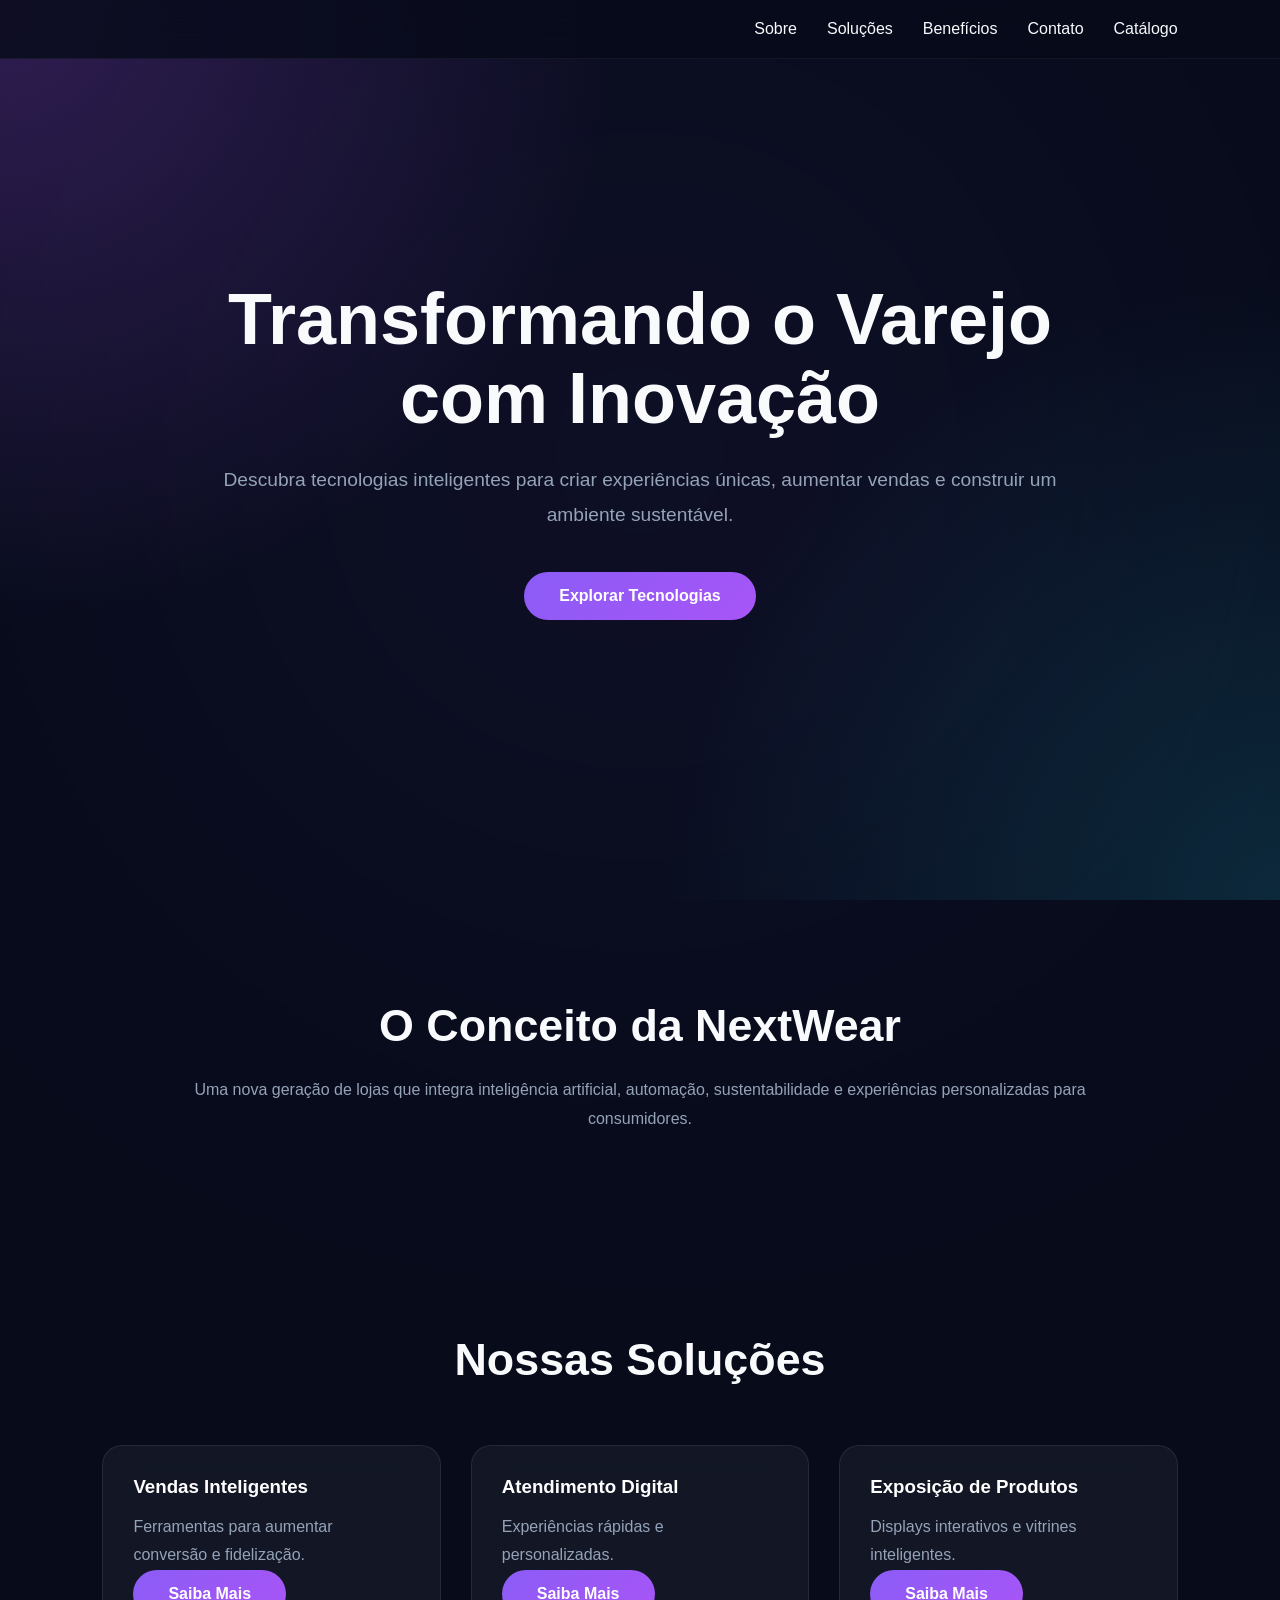
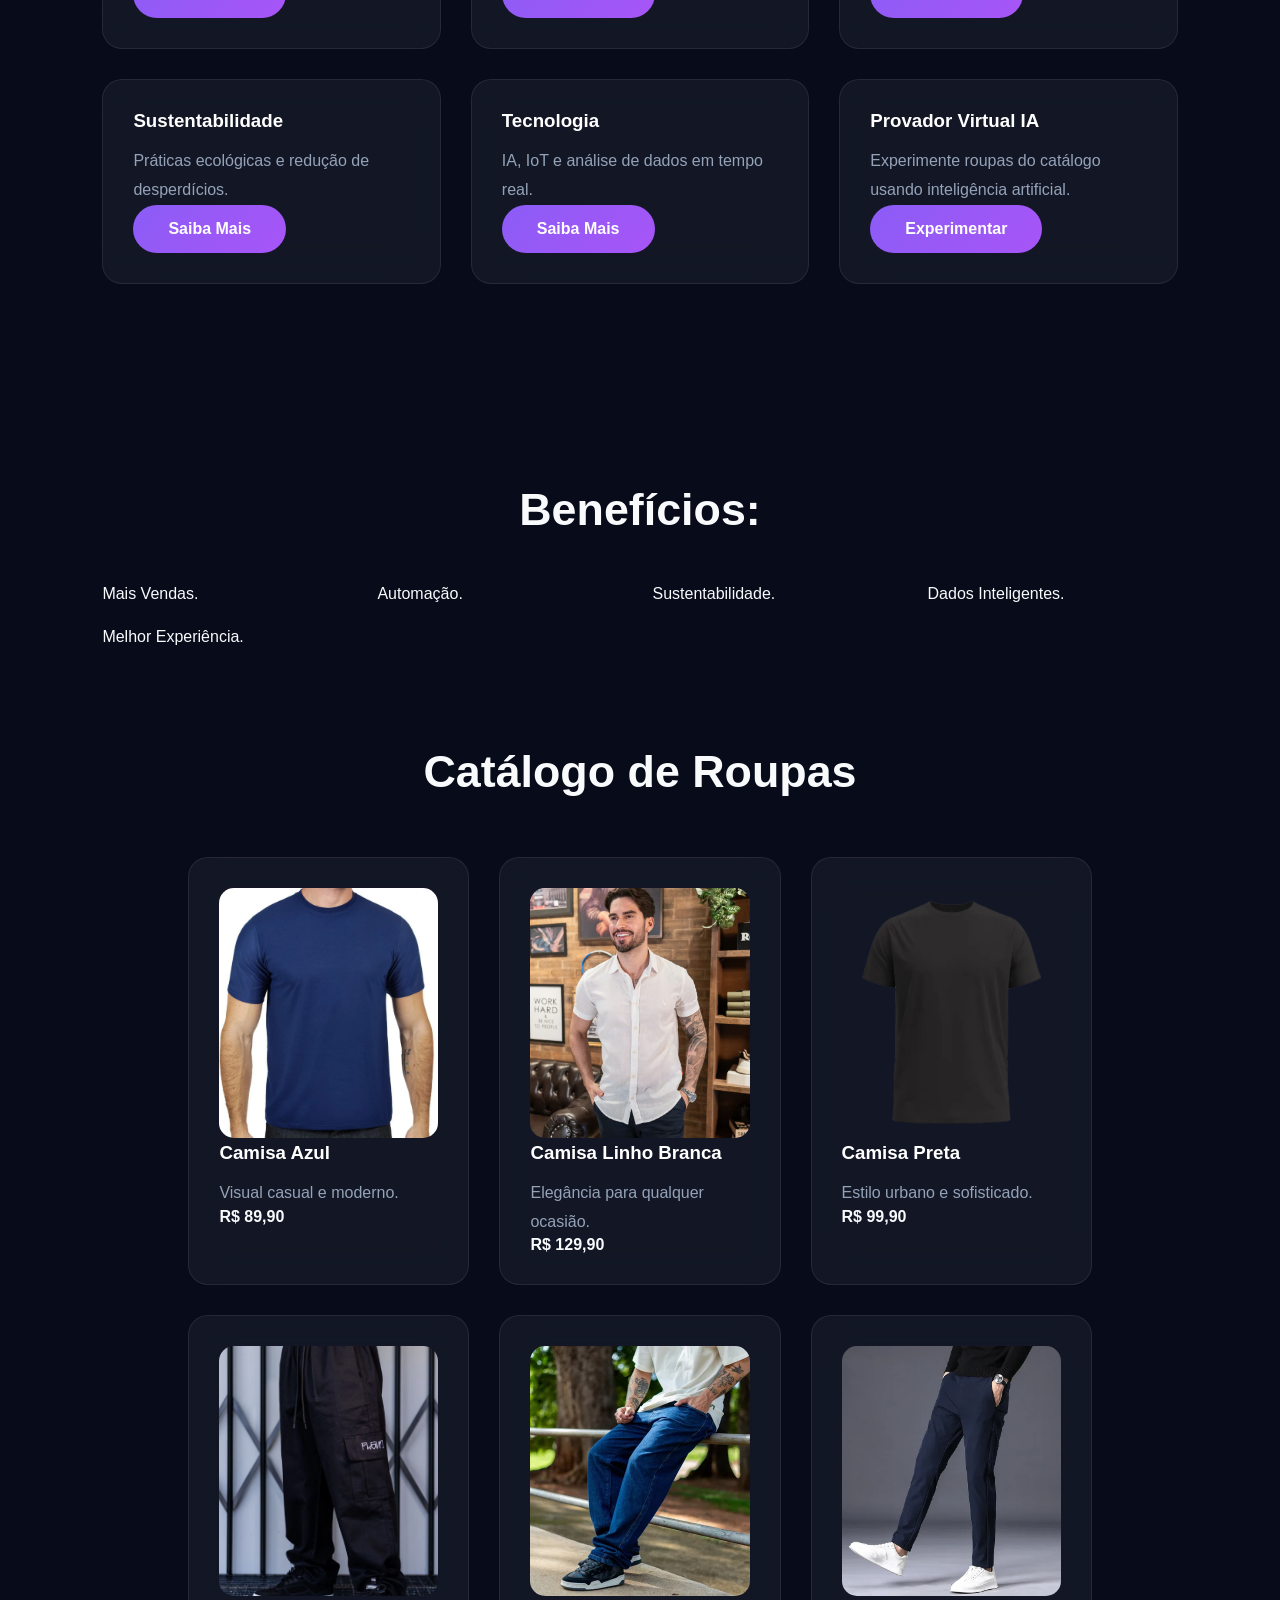
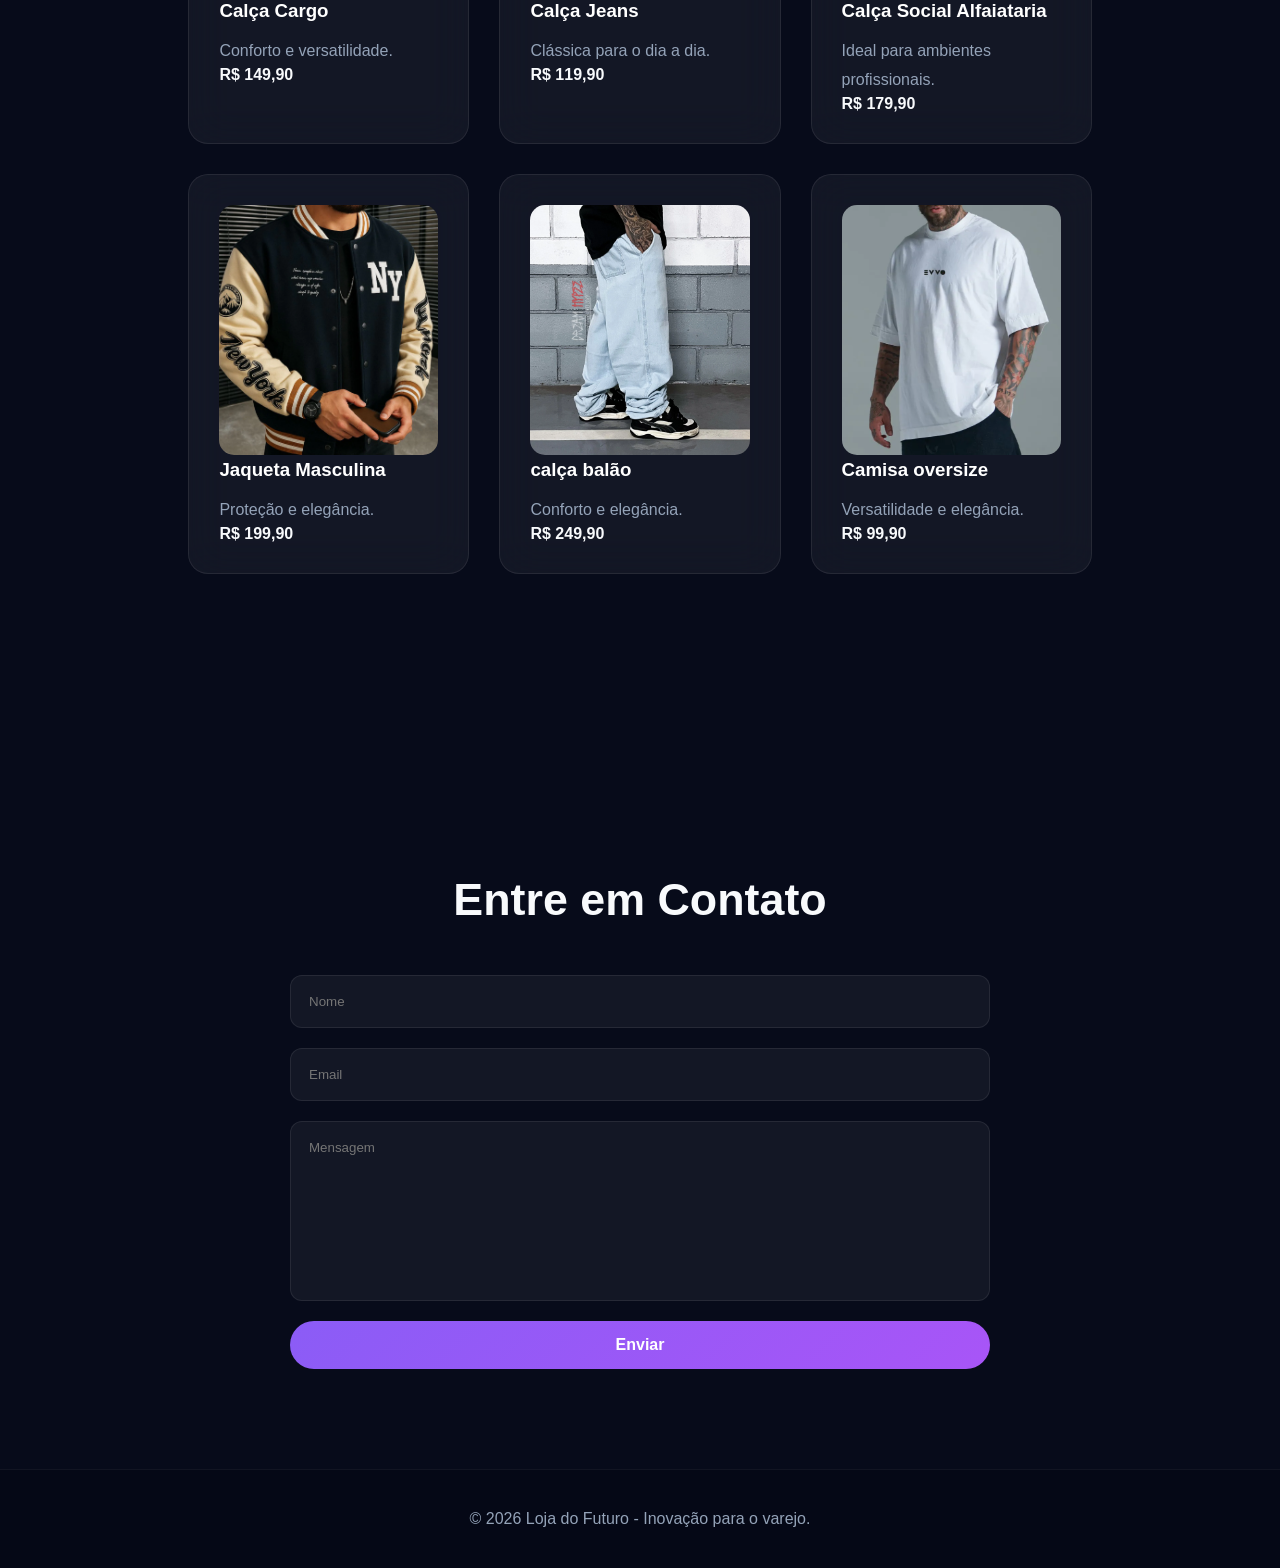
<file: index.html>
<!DOCTYPE html>
<html lang="pt-BR">
<head>
<meta charset="UTF-8">
<meta name="viewport" content="width=device-width, initial-scale=1.0">
<title>NextWear</title>

<link rel="stylesheet" href="css/index.css">
<script defer src="js/index.js"></script>
</head>
<body>

<header>
    <div class="logo"></div>

    <nav>
        <a href="#sobre">Sobre</a>
        <a href="#solucoes">Soluções</a>
        <a href="#beneficios">Benefícios</a>
        <a href="#contato">Contato</a>
        <a href="#catalogo">Catálogo</a>
    </nav>
</header>

<section class="hero">
    <div class="hero-content">
        <h1>Transformando o Varejo com Inovação</h1>

        <p>
            Descubra tecnologias inteligentes para criar experiências
            únicas, aumentar vendas e construir um ambiente sustentável.
        </p>

        <button onclick="abrirPagina('pages/tecnologia.html')">
            Explorar Tecnologias
        </button>
    </div>
</section>

<section id="sobre" class="section">
    <h2>O Conceito da NextWear</h2>

    <p>
        Uma nova geração de lojas que integra inteligência artificial,
        automação, sustentabilidade e experiências personalizadas para
        consumidores.
    </p>
</section>

<section id="solucoes" class="section">
    <h2>Nossas Soluções</h2>

    <div class="cards">

        <div class="card">
            <h3>Vendas Inteligentes</h3>
            <p>Ferramentas para aumentar conversão e fidelização.</p>
            <button onclick="abrirPagina('pages/vendas.html')">
                Saiba Mais
            </button>
        </div>

        <div class="card">
            <h3>Atendimento Digital</h3>
            <p>Experiências rápidas e personalizadas.</p>
            <button onclick="abrirPagina('pages/atendimento.html')">
                Saiba Mais
            </button>
        </div>

        <div class="card">
            <h3>Exposição de Produtos</h3>
            <p>Displays interativos e vitrines inteligentes.</p>
            <button onclick="abrirPagina('pages/exposicao.html')">
                Saiba Mais
            </button>
        </div>

        <div class="card">
            <h3>Sustentabilidade</h3>
            <p>Práticas ecológicas e redução de desperdícios.</p>
            <button onclick="abrirPagina('pages/sustentabilidade.html')">
                Saiba Mais
            </button>
        </div>

        <div class="card">
            <h3>Tecnologia</h3>
            <p>IA, IoT e análise de dados em tempo real.</p>
            <button onclick="abrirPagina('pages/tecnologia.html')">
                Saiba Mais
            </button>
        </div>
        <div class="card">
    <h3> Provador Virtual IA</h3>
    <p>Experimente roupas do catálogo usando inteligência artificial.</p>

    <button onclick="abrirPagina('pages/provador.html')">
        Experimentar
    </button>
</div>

    </div>
</section>

<section id="beneficios" class="section dark">
    <h2>Benefícios:</h2>

    <div class="benefits">
        <div> Mais Vendas.</div>
        <div> Automação.</div>
        <div> Sustentabilidade.</div>
        <div> Dados Inteligentes.</div>
        <div> Melhor Experiência.</div>
    </div>
    <section id="catalogo" class="section">

    <h2>Catálogo de Roupas</h2>

    <div class="cards">

        <div class="card">
            <img src="assets/images/produtos/camisa azul.jpeg" style="width:100%;height:250px;object-fit:cover;border-radius:15px;">
            <h3>Camisa Azul</h3>
            <p>Visual casual e moderno.</p>
            <h4>R$ 89,90</h4>
        </div>

        <div class="card">
            <img src="assets/images/produtos/camisa-linho-branca.jpeg" style="width:100%;height:250px;object-fit:cover;border-radius:15px;">
            <h3>Camisa Linho Branca</h3>
            <p>Elegância para qualquer ocasião.</p>
            <h4>R$ 129,90</h4>
        </div>

        <div class="card">
            <img src="assets/images/produtos/camisa-preta.jpeg" style="width:100%;height:250px;object-fit:cover;border-radius:15px;">
            <h3>Camisa Preta</h3>
            <p>Estilo urbano e sofisticado.</p>
            <h4>R$ 99,90</h4>
        </div>

        <div class="card">
            <img src="assets/images/produtos/calca-cargo.jpeg" style="width:100%;height:250px;object-fit:cover;border-radius:15px;">
            <h3>Calça Cargo</h3>
            <p>Conforto e versatilidade.</p>
            <h4>R$ 149,90</h4>
        </div>

        <div class="card">
            <img src="assets/images/produtos/calca-jeans.jpeg" style="width:100%;height:250px;object-fit:cover;border-radius:15px;">
            <h3>Calça Jeans</h3>
            <p>Clássica para o dia a dia.</p>
            <h4>R$ 119,90</h4>
        </div>

        <div class="card">
            <img src="assets/images/produtos/Calca-Social-Masculina-Alfaiataria.jpeg" style="width:100%;height:250px;object-fit:cover;border-radius:15px;">
            <h3>Calça Social Alfaiataria</h3>
            <p>Ideal para ambientes profissionais.</p>
            <h4>R$ 179,90</h4>
        </div>

        <div class="card">
            <img src="assets/images/produtos/Jaqueta-Masculina.jpeg" style="width:100%;height:250px;object-fit:cover;border-radius:15px;">
            <h3>Jaqueta Masculina</h3>
            <p>Proteção e elegância.</p>
            <h4>R$ 199,90</h4>
        </div>
   <div class="card">
            <img src="assets/images/produtos/calca-balao.jpeg" style="width:100%;height:250px;object-fit:cover;border-radius:15px;">
            <h3>calça balão</h3>
            <p>Conforto e elegância.</p>
            <h4>R$ 249,90</h4>
        </div>
           <div class="card">
            <img src="assets/images/produtos/camiseta_oversize.jpeg" style="width:100%;height:250px;object-fit:cover;border-radius:15px;">
            <h3>Camisa oversize</h3>
            <p>Versatilidade e elegância.</p>
            <h4>R$ 99,90</h4>
        </div>
    </div>

</section>
</section>

<section id="contato" class="section">
    <h2>Entre em Contato</h2>

    <form>
        <input type="text" placeholder="Nome">

        <input type="email" placeholder="Email">

        <textarea placeholder="Mensagem"></textarea>

        <button type="submit">Enviar</button>
    </form>
</section>

<footer>
    <p>© 2026 Loja do Futuro - Inovação para o varejo.</p>
</footer>

</body>
</html>
</file>
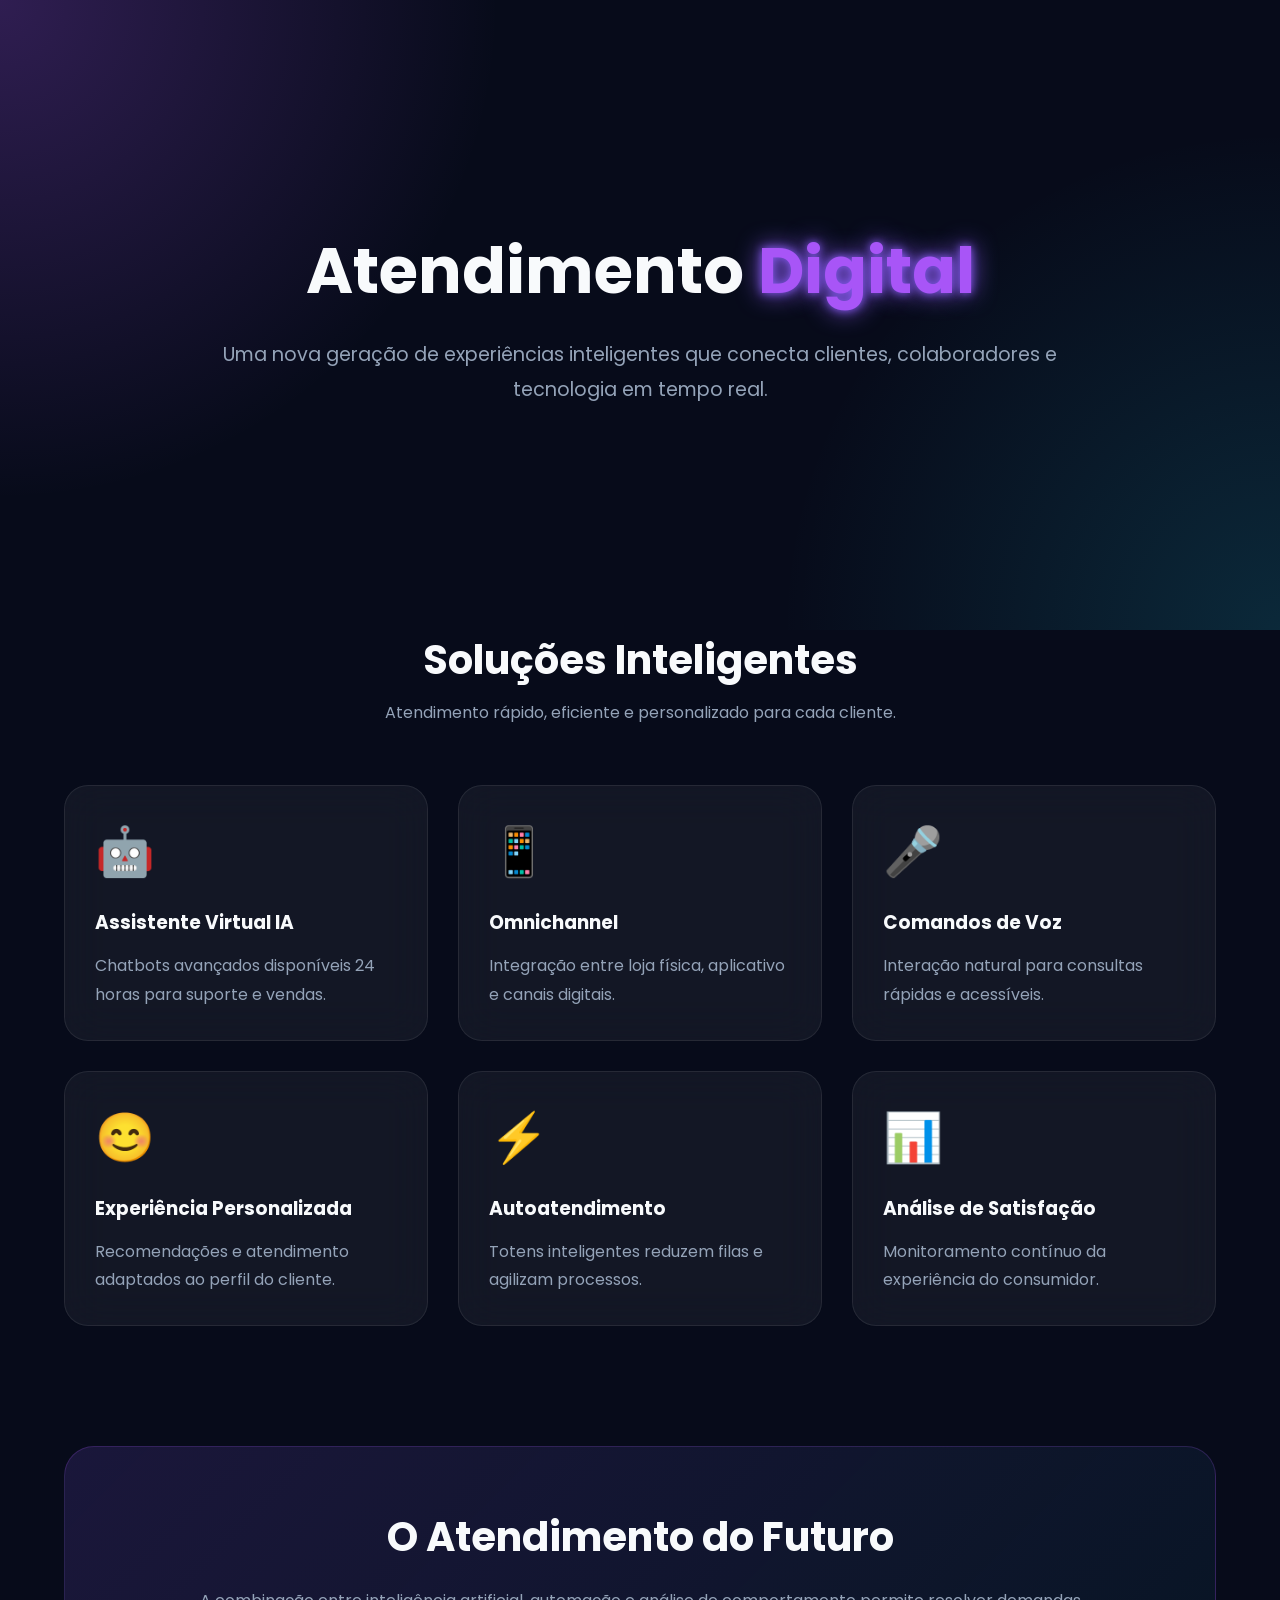
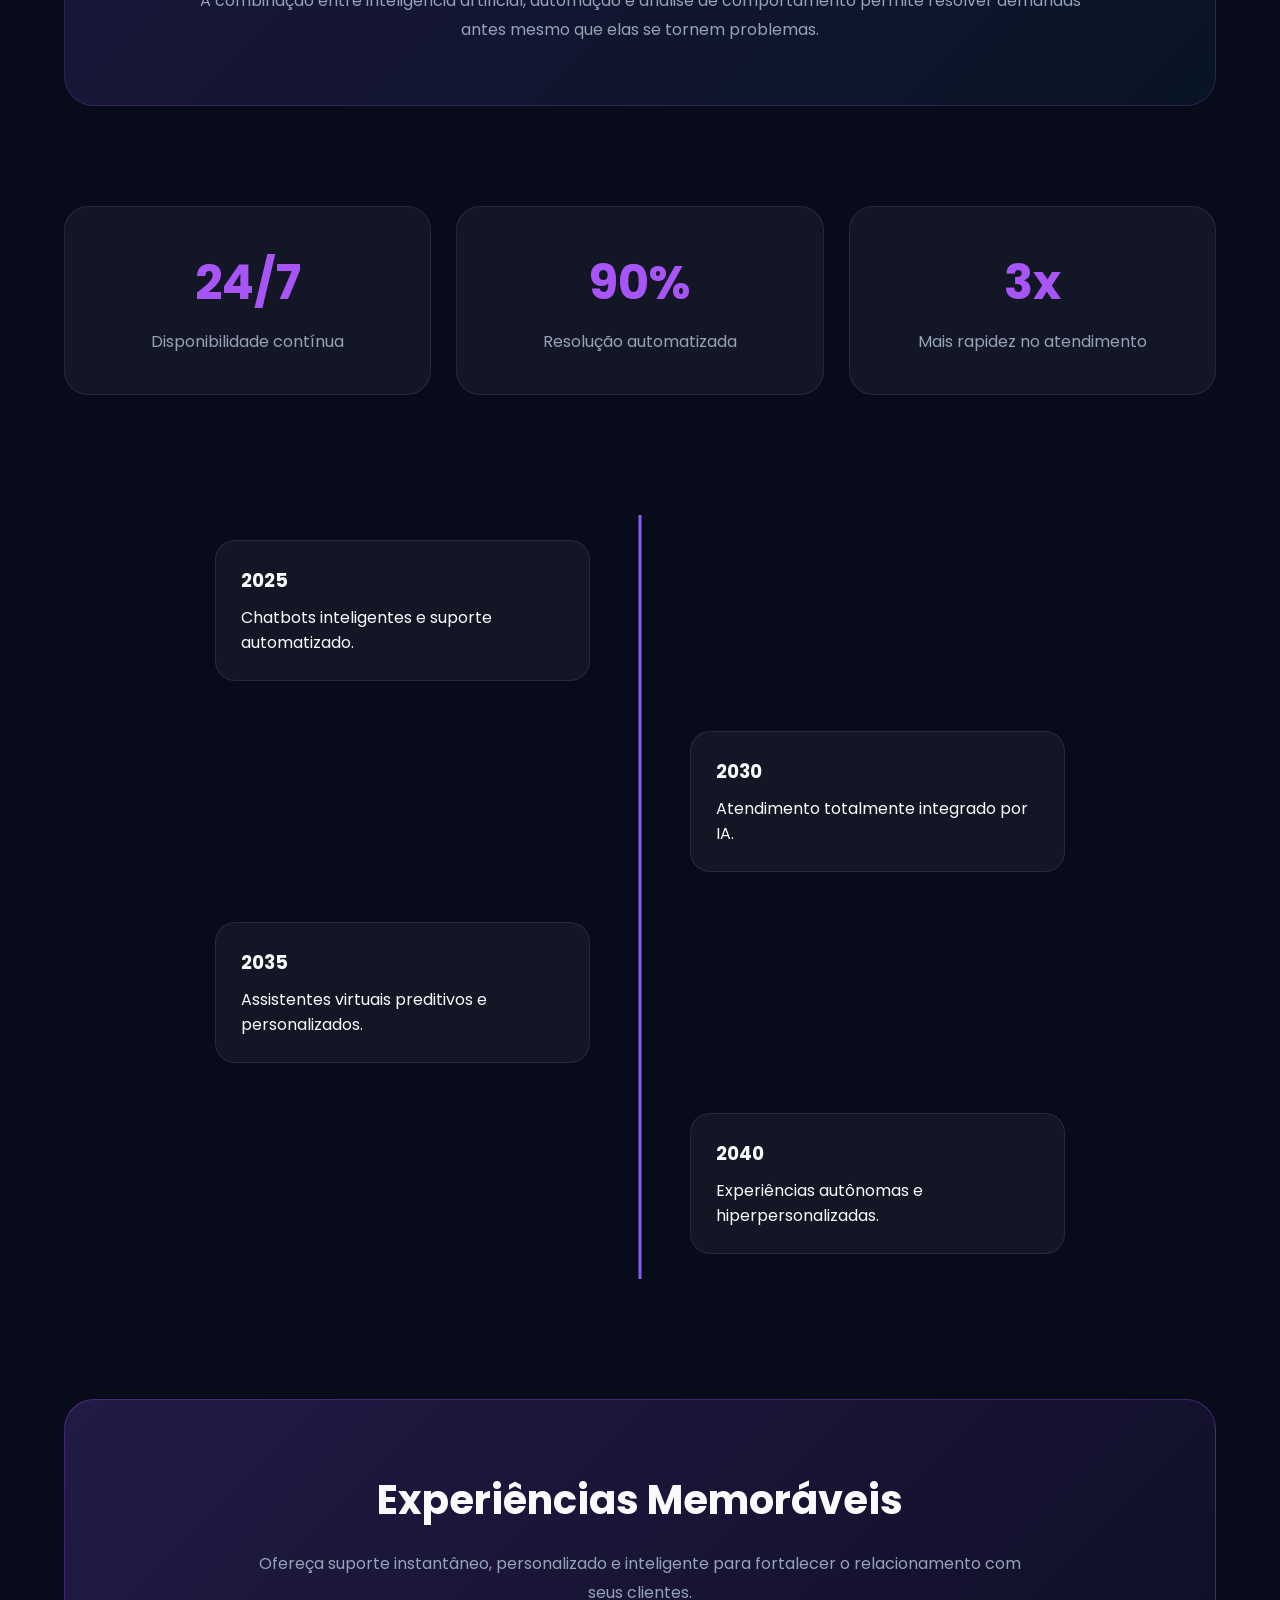
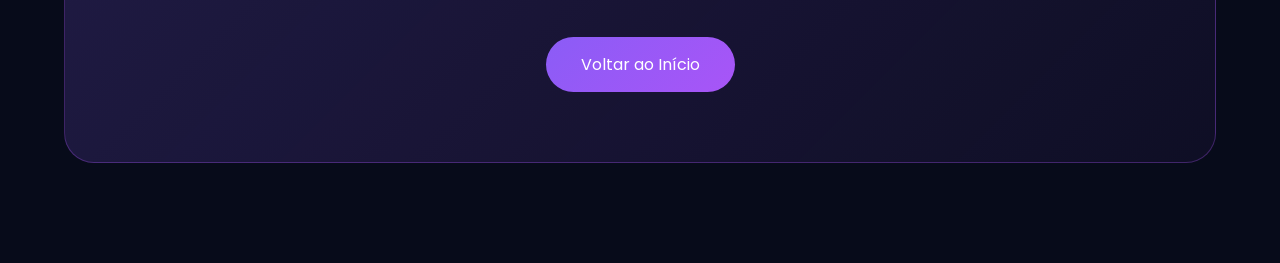
<file: pages/atendimento.html>
<!DOCTYPE html>
<html lang="pt-BR">
<head>
<meta charset="UTF-8">
<meta name="viewport" content="width=device-width, initial-scale=1.0">

<title>Atendimento Digital | Loja do Futuro</title>

<link href="https://fonts.googleapis.com/css2?family=Poppins:wght@300;400;500;600;700&display=swap" rel="stylesheet">

<style>

:root{
--bg:#070B1A;
--card:rgba(255,255,255,.05);
--purple:#8B5CF6;
--purple2:#A855F7;
--cyan:#22D3EE;
--text:#F8FAFC;
--gray:#94A3B8;
}

*{
margin:0;
padding:0;
box-sizing:border-box;
font-family:'Poppins',sans-serif;
}

body{
background:var(--bg);
color:var(--text);
overflow-x:hidden;
}

/* HERO */

.hero{
min-height:70vh;
display:flex;
justify-content:center;
align-items:center;
text-align:center;
padding:50px;

background:
radial-gradient(circle at top left,
rgba(168,85,247,.25),
transparent 35%),

radial-gradient(circle at bottom right,
rgba(34,211,238,.15),
transparent 35%);
}

.hero-content{
max-width:900px;
}

.hero h1{
font-size:4rem;
margin-bottom:20px;
}

.hero span{
color:var(--purple2);

text-shadow:
0 0 10px var(--purple),
0 0 25px var(--purple);
}

.hero p{
color:var(--gray);
font-size:1.2rem;
line-height:1.8;
}

/* CONTAINER */

.container{
width:min(1200px,90%);
margin:auto;
padding-bottom:100px;
}

.section-title{
text-align:center;
margin-bottom:60px;
}

.section-title h2{
font-size:2.5rem;
margin-bottom:10px;
}

.section-title p{
color:var(--gray);
}

/* CARDS */

.grid{
display:grid;
grid-template-columns:
repeat(auto-fit,minmax(280px,1fr));
gap:30px;
}

.card{
background:var(--card);
backdrop-filter:blur(20px);

border:1px solid rgba(255,255,255,.08);

padding:30px;

border-radius:24px;

transition:.4s;
}

.card:hover{

transform:translateY(-10px);

border-color:var(--purple);

box-shadow:
0 0 30px rgba(168,85,247,.35);
}

.icon{
font-size:3rem;
margin-bottom:20px;
}

.card h3{
margin-bottom:15px;
}

.card p{
line-height:1.8;
color:var(--gray);
}

/* EXPERIÊNCIA */

.experience{

margin-top:120px;

background:
linear-gradient(
135deg,
rgba(139,92,246,.15),
rgba(34,211,238,.05)
);

border:1px solid rgba(168,85,247,.2);

padding:60px;

border-radius:30px;
}

.experience h2{
text-align:center;
font-size:2.5rem;
margin-bottom:20px;
}

.experience p{
text-align:center;
max-width:900px;
margin:auto;
line-height:1.8;
color:var(--gray);
}

/* STATS */

.stats{
margin-top:100px;

display:grid;

grid-template-columns:
repeat(auto-fit,minmax(250px,1fr));

gap:25px;
}

.stat{
background:var(--card);

padding:40px;

text-align:center;

border-radius:24px;

border:1px solid rgba(255,255,255,.08);
}

.stat h2{
font-size:3rem;
color:var(--purple2);
margin-bottom:10px;
}

.stat p{
color:var(--gray);
}

/* TIMELINE */

.timeline{
margin-top:120px;
position:relative;
max-width:900px;
margin-left:auto;
margin-right:auto;
}

.timeline::before{
content:"";
position:absolute;
left:50%;
width:3px;
height:100%;
background:var(--purple);
transform:translateX(-50%);
}

.timeline-item{
width:50%;
padding:25px;
}

.timeline-item div{
background:var(--card);
padding:25px;
border-radius:20px;
border:1px solid rgba(255,255,255,.08);
}

.timeline-item:nth-child(odd){
padding-right:50px;
}

.timeline-item:nth-child(even){
margin-left:50%;
padding-left:50px;
}

.timeline-item h3{
margin-bottom:10px;
}

/* CTA */

.cta{

margin-top:120px;

padding:70px;

text-align:center;

border-radius:30px;

background:
linear-gradient(
135deg,
rgba(139,92,246,.2),
rgba(168,85,247,.05)
);

border:1px solid rgba(168,85,247,.3);
}

.cta h2{
font-size:2.5rem;
margin-bottom:20px;
}

.cta p{
max-width:800px;
margin:auto;
line-height:1.8;
color:var(--gray);
}

.btn{
display:inline-block;
margin-top:30px;
padding:15px 35px;
text-decoration:none;
color:white;
border-radius:50px;

background:
linear-gradient(
135deg,
var(--purple),
var(--purple2)
);
}

.btn:hover{

box-shadow:
0 0 20px var(--purple),
0 0 40px var(--purple);
}

/* RESPONSIVO */

@media(max-width:900px){

.hero h1{
font-size:2.8rem;
}

.timeline::before{
left:20px;
}

.timeline-item{
width:100%;
margin:0!important;
padding-left:60px!important;
padding-right:0!important;
}

}

</style>
</head>
<body>

<section class="hero">

<div class="hero-content">

<h1>
Atendimento <span>Digital</span>
</h1>

<p>
Uma nova geração de experiências inteligentes que conecta
clientes, colaboradores e tecnologia em tempo real.
</p>

</div>

</section>

<section class="container">

<div class="section-title">

<h2>Soluções Inteligentes</h2>

<p>
Atendimento rápido, eficiente e personalizado para cada cliente.
</p>

</div>

<div class="grid">

<div class="card">
<div class="icon">🤖</div>

<h3>Assistente Virtual IA</h3>

<p>
Chatbots avançados disponíveis 24 horas para suporte e vendas.
</p>

</div>

<div class="card">
<div class="icon">📱</div>

<h3>Omnichannel</h3>

<p>
Integração entre loja física, aplicativo e canais digitais.
</p>

</div>

<div class="card">
<div class="icon">🎤</div>

<h3>Comandos de Voz</h3>

<p>
Interação natural para consultas rápidas e acessíveis.
</p>

</div>

<div class="card">
<div class="icon">😊</div>

<h3>Experiência Personalizada</h3>

<p>
Recomendações e atendimento adaptados ao perfil do cliente.
</p>

</div>

<div class="card">
<div class="icon">⚡</div>

<h3>Autoatendimento</h3>

<p>
Totens inteligentes reduzem filas e agilizam processos.
</p>

</div>

<div class="card">
<div class="icon">📊</div>

<h3>Análise de Satisfação</h3>

<p>
Monitoramento contínuo da experiência do consumidor.
</p>

</div>

</div>

<div class="experience">

<h2>O Atendimento do Futuro</h2>

<p>
A combinação entre inteligência artificial, automação e análise
de comportamento permite resolver demandas antes mesmo que elas
se tornem problemas.
</p>

</div>

<div class="stats">

<div class="stat">
<h2>24/7</h2>
<p>Disponibilidade contínua</p>
</div>

<div class="stat">
<h2>90%</h2>
<p>Resolução automatizada</p>
</div>

<div class="stat">
<h2>3x</h2>
<p>Mais rapidez no atendimento</p>
</div>

</div>

<div class="timeline">

<div class="timeline-item">
<div>
<h3>2025</h3>
<p>Chatbots inteligentes e suporte automatizado.</p>
</div>
</div>

<div class="timeline-item">
<div>
<h3>2030</h3>
<p>Atendimento totalmente integrado por IA.</p>
</div>
</div>

<div class="timeline-item">
<div>
<h3>2035</h3>
<p>Assistentes virtuais preditivos e personalizados.</p>
</div>
</div>

<div class="timeline-item">
<div>
<h3>2040</h3>
<p>Experiências autônomas e hiperpersonalizadas.</p>
</div>
</div>

</div>

<div class="cta">

<h2>Experiências Memoráveis</h2>

<p>
Ofereça suporte instantâneo, personalizado e inteligente para
fortalecer o relacionamento com seus clientes.
</p>

<a href="../index.html" class="btn">
Voltar ao Início
</a>

</div>

</section>

</body>
</html>
</file>
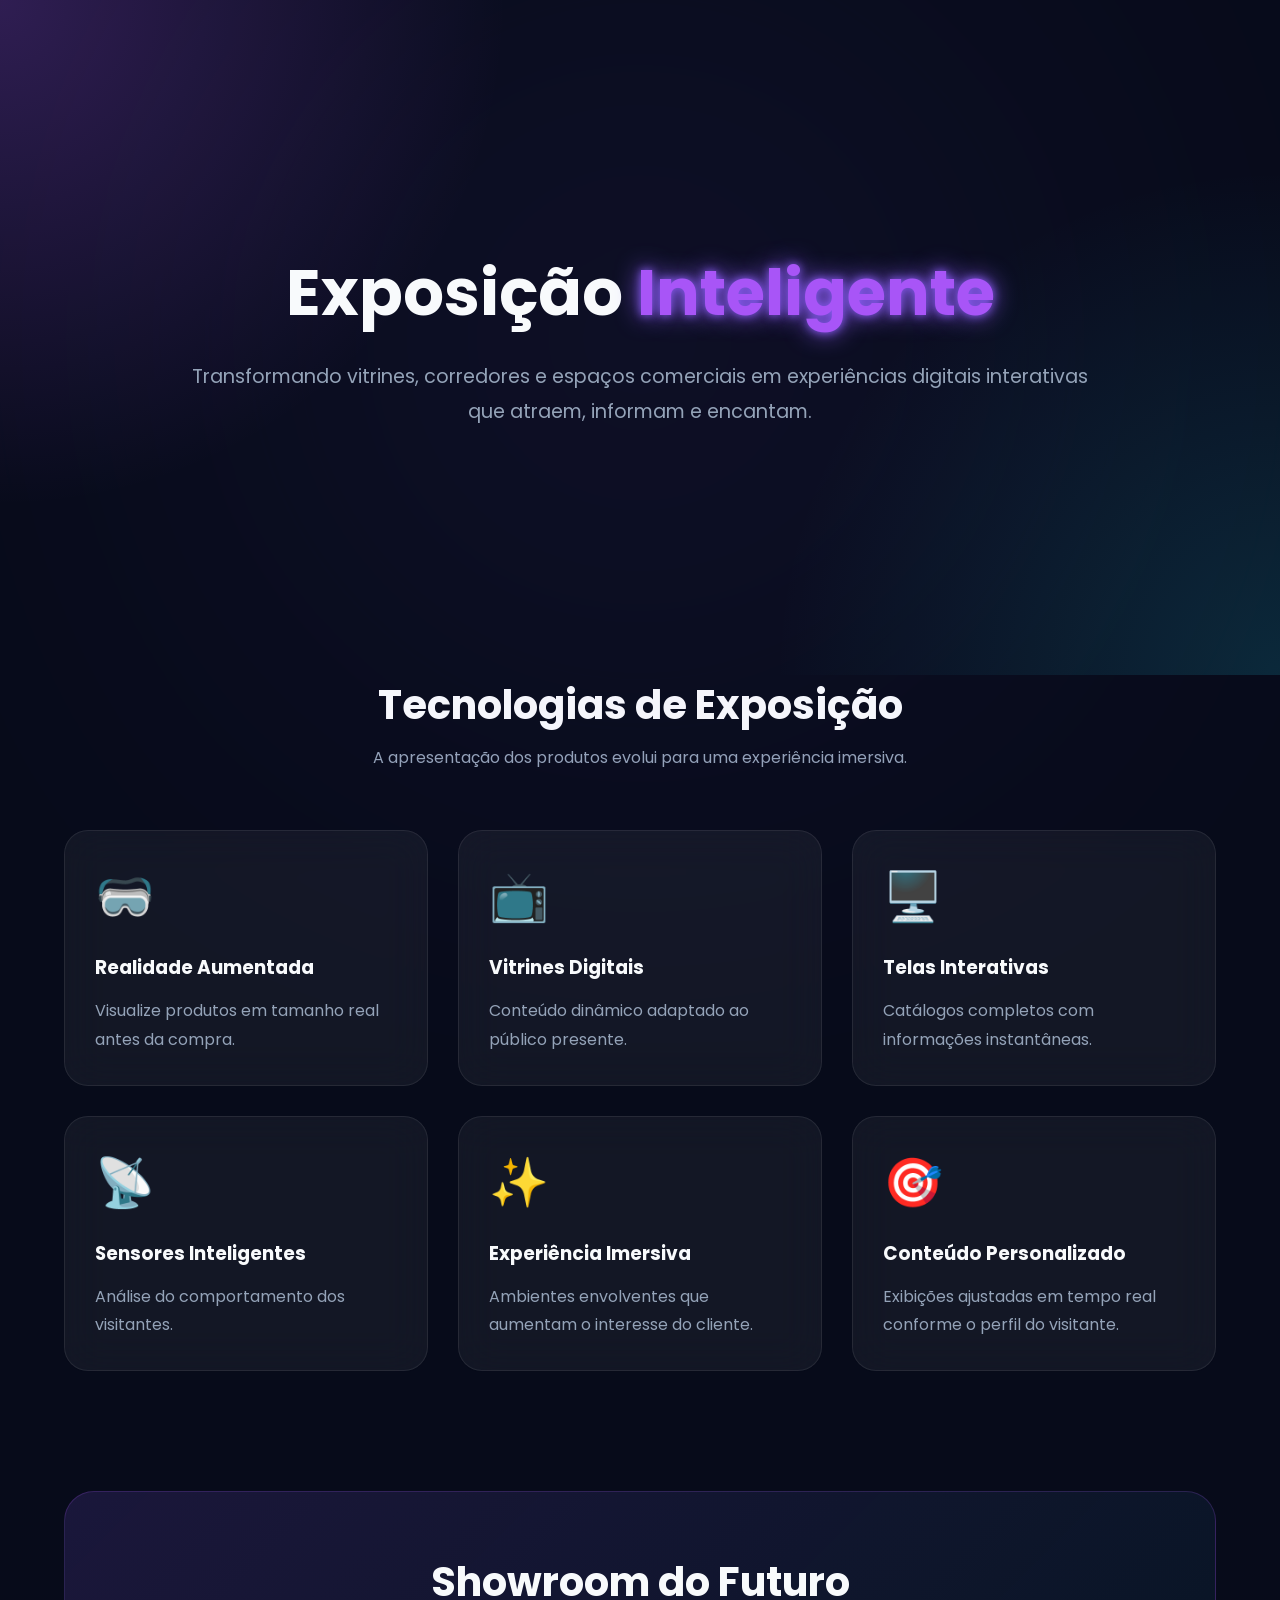
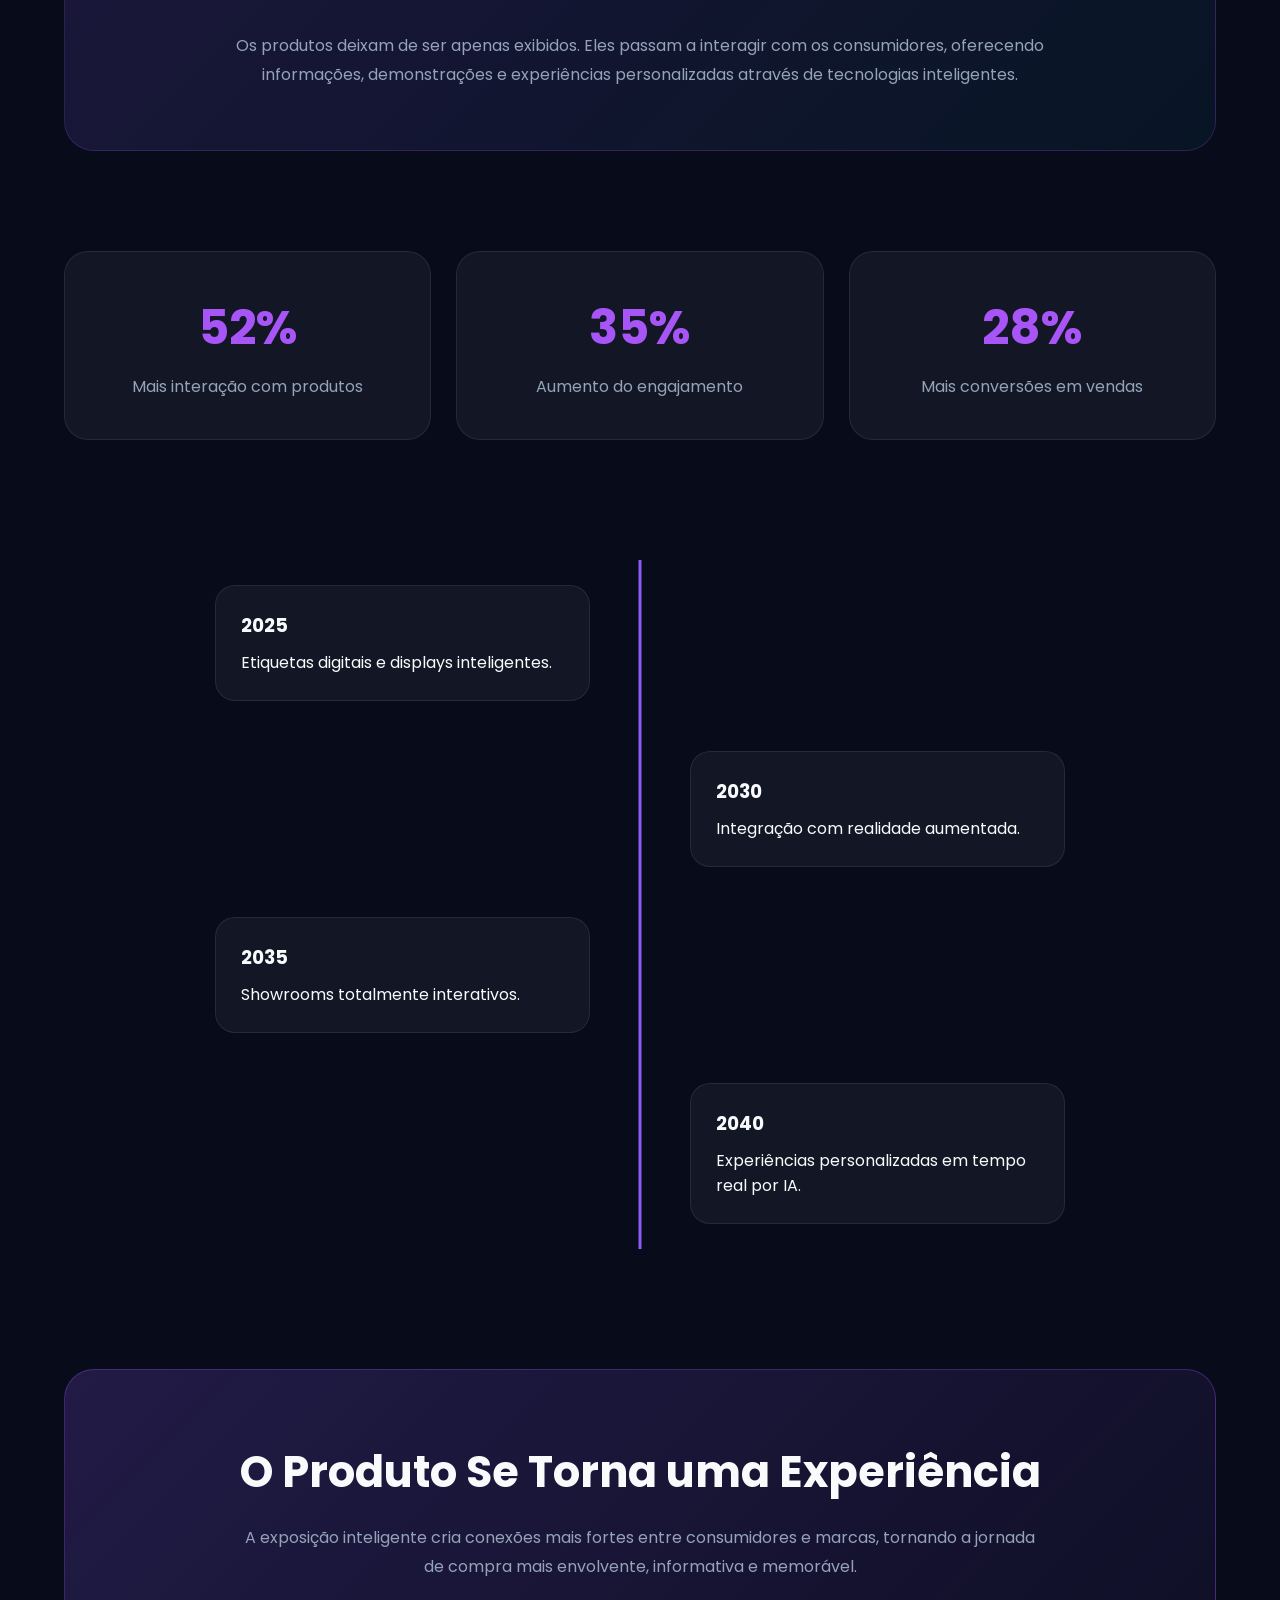
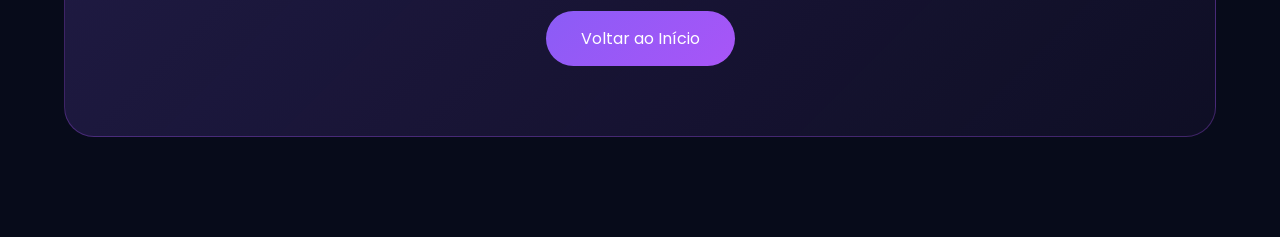
<file: pages/exposicao.html>
<!DOCTYPE html>
<html lang="pt-BR">
<head>
<meta charset="UTF-8">
<meta name="viewport" content="width=device-width, initial-scale=1.0">

<title>Exposição Inteligente | Loja do Futuro</title>

<link rel="preconnect" href="https://fonts.googleapis.com">
<link rel="preconnect" href="https://fonts.gstatic.com" crossorigin>

<link href="https://fonts.googleapis.com/css2?family=Poppins:wght@300;400;500;600;700&display=swap" rel="stylesheet">

<style>

:root{
    --bg:#070B1A;
    --card:rgba(255,255,255,.05);
    --purple:#8B5CF6;
    --purple2:#A855F7;
    --cyan:#22D3EE;
    --text:#F8FAFC;
    --gray:#94A3B8;
}

*{
    margin:0;
    padding:0;
    box-sizing:border-box;
    font-family:'Poppins',sans-serif;
}

body{
    background:var(--bg);
    color:var(--text);
    overflow-x:hidden;
}

/* HERO */

.hero{
    min-height:75vh;

    display:flex;
    justify-content:center;
    align-items:center;

    text-align:center;

    position:relative;

    padding:50px;

    background:
    radial-gradient(circle at top left,
    rgba(168,85,247,.25),
    transparent 35%),

    radial-gradient(circle at bottom right,
    rgba(34,211,238,.15),
    transparent 35%);
}

.hero::before{
    content:"";

    position:absolute;

    width:550px;
    height:550px;

    background:#8B5CF6;

    border-radius:50%;

    filter:blur(250px);

    opacity:.15;
}

.hero-content{
    position:relative;
    z-index:2;
    max-width:900px;
}

.hero h1{
    font-size:4rem;
    margin-bottom:20px;
}

.hero span{
    color:var(--purple2);

    text-shadow:
    0 0 10px var(--purple),
    0 0 25px var(--purple);
}

.hero p{
    font-size:1.2rem;
    line-height:1.8;
    color:var(--gray);
}

/* CONTAINER */

.container{
    width:min(1200px,90%);
    margin:auto;
    padding-bottom:100px;
}

.section-title{
    text-align:center;
    margin-bottom:60px;
}

.section-title h2{
    font-size:2.5rem;
    margin-bottom:10px;
}

.section-title p{
    color:var(--gray);
}

/* GRID */

.grid{
    display:grid;

    grid-template-columns:
    repeat(auto-fit,minmax(280px,1fr));

    gap:30px;
}

.card{
    background:var(--card);

    backdrop-filter:blur(20px);

    border:1px solid rgba(255,255,255,.08);

    border-radius:24px;

    padding:30px;

    transition:.4s;
}

.card:hover{

    transform:translateY(-10px);

    border-color:var(--purple);

    box-shadow:
    0 0 30px rgba(168,85,247,.35);
}

.icon{
    font-size:3rem;
    margin-bottom:20px;
}

.card h3{
    margin-bottom:15px;
}

.card p{
    color:var(--gray);
    line-height:1.8;
}

/* SHOWCASE */

.showcase{

    margin-top:120px;

    padding:60px;

    border-radius:30px;

    background:
    linear-gradient(
    135deg,
    rgba(139,92,246,.15),
    rgba(34,211,238,.05)
    );

    border:1px solid rgba(168,85,247,.2);
}

.showcase h2{
    text-align:center;
    font-size:2.5rem;
    margin-bottom:20px;
}

.showcase p{
    max-width:900px;
    margin:auto;
    text-align:center;
    line-height:1.8;
    color:var(--gray);
}

/* STATS */

.stats{

    margin-top:100px;

    display:grid;

    grid-template-columns:
    repeat(auto-fit,minmax(250px,1fr));

    gap:25px;
}

.stat{

    background:var(--card);

    border:1px solid rgba(255,255,255,.08);

    border-radius:24px;

    padding:40px;

    text-align:center;
}

.stat h2{
    font-size:3rem;
    color:var(--purple2);
    margin-bottom:10px;
}

.stat p{
    color:var(--gray);
}

/* TIMELINE */

.timeline{

    margin-top:120px;

    max-width:900px;

    margin-left:auto;
    margin-right:auto;

    position:relative;
}

.timeline::before{

    content:"";

    position:absolute;

    left:50%;

    width:3px;

    height:100%;

    background:var(--purple);

    transform:translateX(-50%);
}

.timeline-item{
    width:50%;
    padding:25px;
}

.timeline-item div{

    background:var(--card);

    border:1px solid rgba(255,255,255,.08);

    border-radius:20px;

    padding:25px;
}

.timeline-item:nth-child(odd){
    padding-right:50px;
}

.timeline-item:nth-child(even){
    margin-left:50%;
    padding-left:50px;
}

.timeline-item h3{
    margin-bottom:10px;
}

/* CTA */

.cta{

    margin-top:120px;

    padding:70px;

    text-align:center;

    border-radius:30px;

    background:
    linear-gradient(
    135deg,
    rgba(139,92,246,.2),
    rgba(168,85,247,.05)
    );

    border:1px solid rgba(168,85,247,.3);
}

.cta h2{
    font-size:2.7rem;
    margin-bottom:20px;
}

.cta p{

    max-width:800px;

    margin:auto;

    line-height:1.8;

    color:var(--gray);
}

.btn{

    display:inline-block;

    margin-top:30px;

    padding:15px 35px;

    border-radius:50px;

    text-decoration:none;

    color:white;

    background:
    linear-gradient(
    135deg,
    var(--purple),
    var(--purple2)
    );

    transition:.4s;
}

.btn:hover{

    transform:translateY(-5px);

    box-shadow:
    0 0 20px var(--purple),
    0 0 40px var(--purple);
}

/* RESPONSIVO */

@media(max-width:900px){

    .hero h1{
        font-size:2.8rem;
    }

    .timeline::before{
        left:20px;
    }

    .timeline-item{
        width:100%;
        margin:0!important;
        padding-left:60px!important;
        padding-right:0!important;
    }

}

</style>
</head>
<body>

<section class="hero">

<div class="hero-content">

<h1>
Exposição <span>Inteligente</span>
</h1>

<p>
Transformando vitrines, corredores e espaços comerciais em
experiências digitais interativas que atraem, informam e encantam.
</p>

</div>

</section>

<section class="container">

<div class="section-title">

<h2>Tecnologias de Exposição</h2>

<p>
A apresentação dos produtos evolui para uma experiência imersiva.
</p>

</div>

<div class="grid">

<div class="card">
<div class="icon">🥽</div>
<h3>Realidade Aumentada</h3>
<p>
Visualize produtos em tamanho real antes da compra.
</p>
</div>

<div class="card">
<div class="icon">📺</div>
<h3>Vitrines Digitais</h3>
<p>
Conteúdo dinâmico adaptado ao público presente.
</p>
</div>

<div class="card">
<div class="icon">🖥️</div>
<h3>Telas Interativas</h3>
<p>
Catálogos completos com informações instantâneas.
</p>
</div>

<div class="card">
<div class="icon">📡</div>
<h3>Sensores Inteligentes</h3>
<p>
Análise do comportamento dos visitantes.
</p>
</div>

<div class="card">
<div class="icon">✨</div>
<h3>Experiência Imersiva</h3>
<p>
Ambientes envolventes que aumentam o interesse do cliente.
</p>
</div>

<div class="card">
<div class="icon">🎯</div>
<h3>Conteúdo Personalizado</h3>
<p>
Exibições ajustadas em tempo real conforme o perfil do visitante.
</p>
</div>

</div>

<div class="showcase">

<h2>Showroom do Futuro</h2>

<p>
Os produtos deixam de ser apenas exibidos. Eles passam a interagir
com os consumidores, oferecendo informações, demonstrações e experiências
personalizadas através de tecnologias inteligentes.
</p>

</div>

<div class="stats">

<div class="stat">
<h2>52%</h2>
<p>Mais interação com produtos</p>
</div>

<div class="stat">
<h2>35%</h2>
<p>Aumento do engajamento</p>
</div>

<div class="stat">
<h2>28%</h2>
<p>Mais conversões em vendas</p>
</div>

</div>

<div class="timeline">

<div class="timeline-item">
<div>
<h3>2025</h3>
<p>Etiquetas digitais e displays inteligentes.</p>
</div>
</div>

<div class="timeline-item">
<div>
<h3>2030</h3>
<p>Integração com realidade aumentada.</p>
</div>
</div>

<div class="timeline-item">
<div>
<h3>2035</h3>
<p>Showrooms totalmente interativos.</p>
</div>
</div>

<div class="timeline-item">
<div>
<h3>2040</h3>
<p>Experiências personalizadas em tempo real por IA.</p>
</div>
</div>

</div>

<div class="cta">

<h2>O Produto Se Torna uma Experiência</h2>

<p>
A exposição inteligente cria conexões mais fortes entre consumidores e marcas,
tornando a jornada de compra mais envolvente, informativa e memorável.
</p>

<a href="../index.html" class="btn">
Voltar ao Início
</a>

</div>

</section>

</body>
</html>
</file>
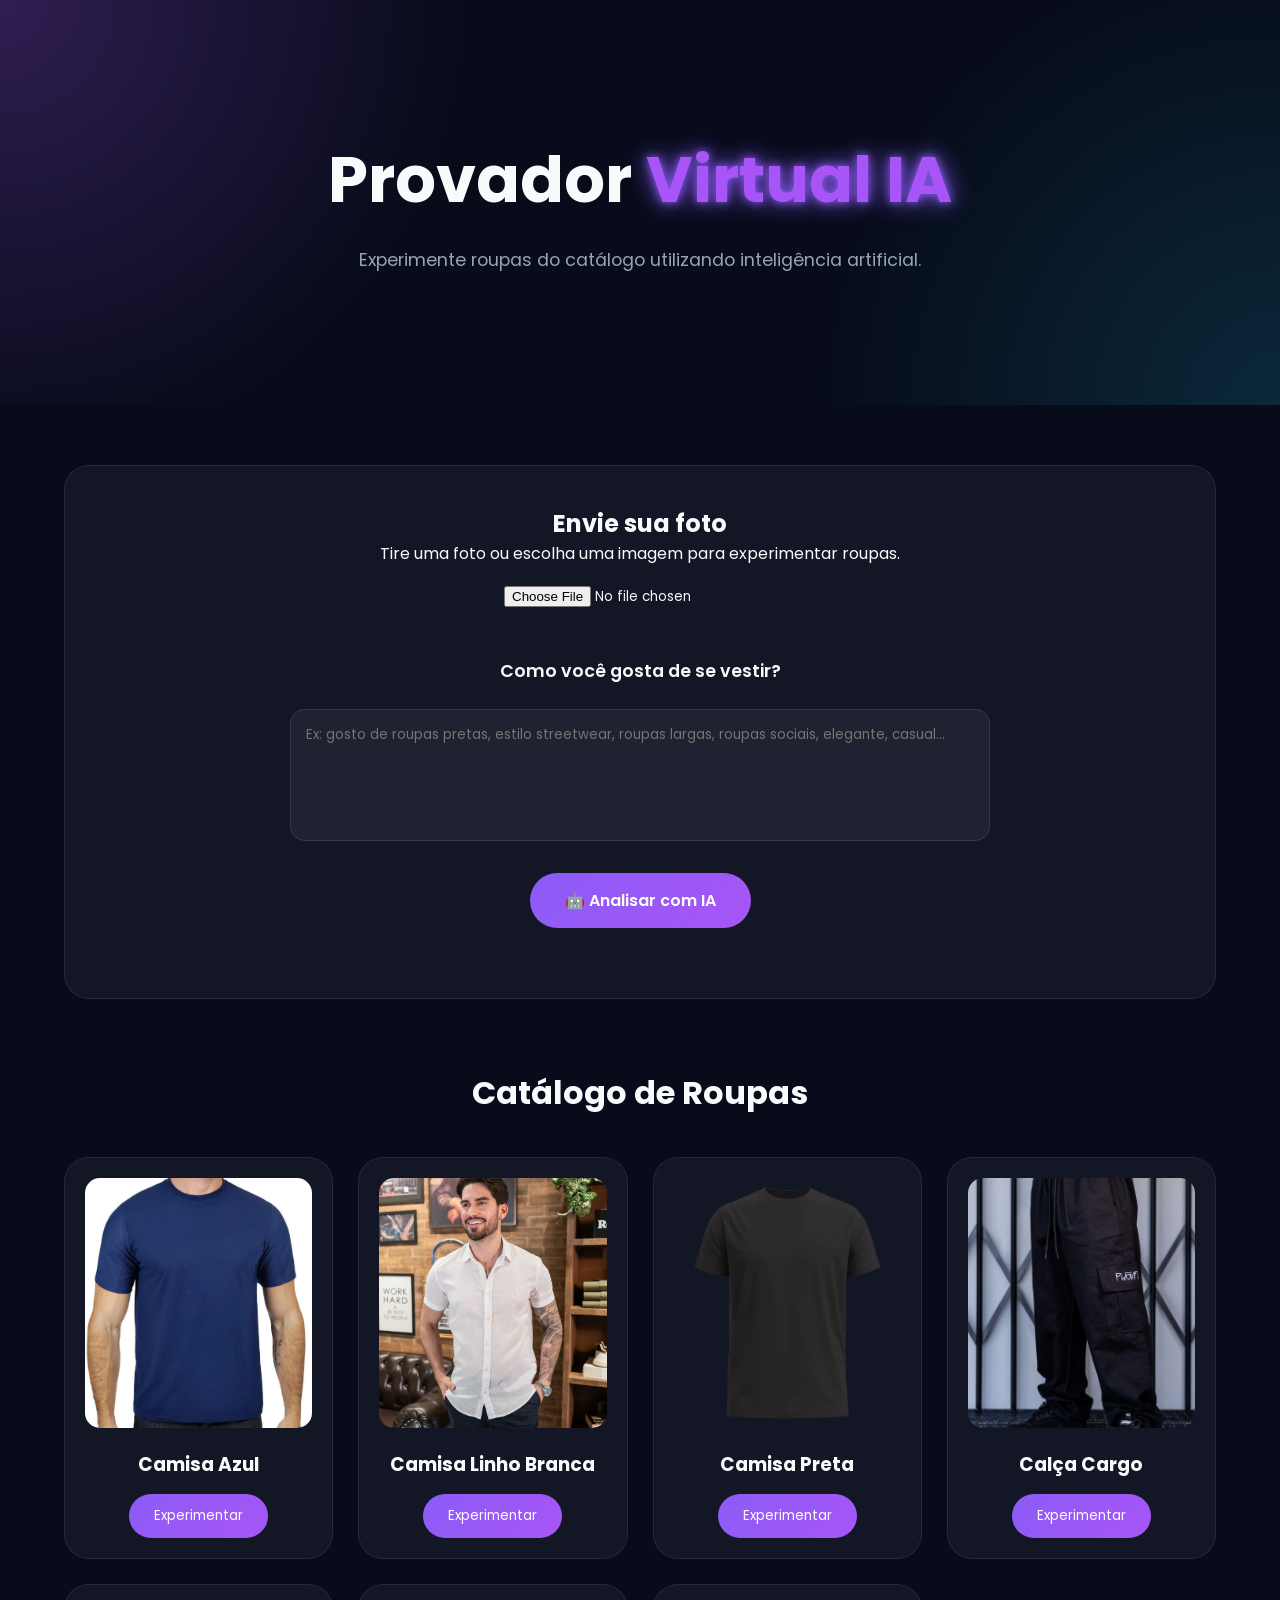
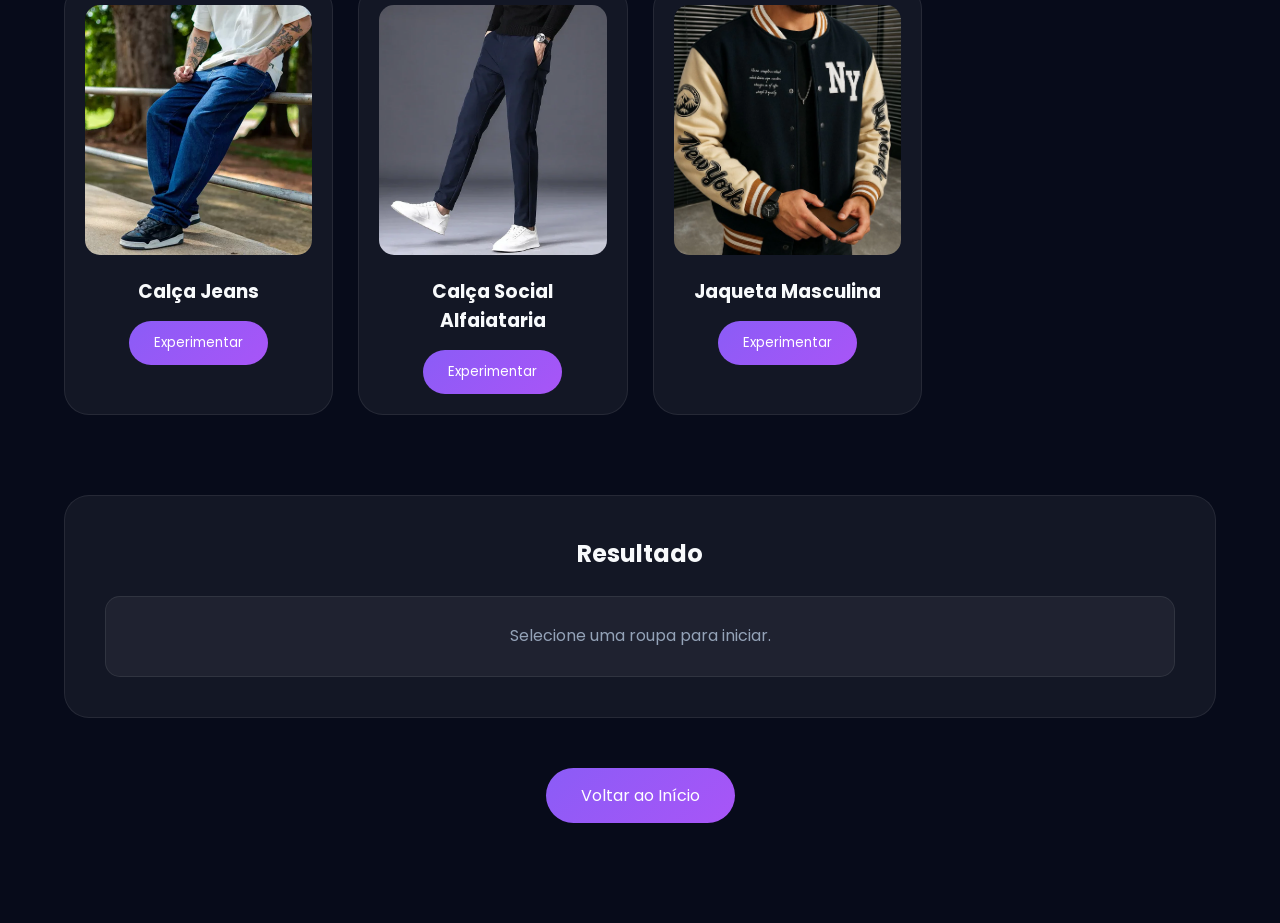
<file: pages/provador.html>
<!DOCTYPE html>

<html lang="pt-BR">
<head>
<meta charset="UTF-8">
<meta name="viewport" content="width=device-width, initial-scale=1.0">

<title>Provador Virtual IA | Loja do Futuro</title>

<link href="https://fonts.googleapis.com/css2?family=Poppins:wght@300;400;500;600;700&display=swap" rel="stylesheet">

<style>

:root{
--bg:#070B1A;
--card:rgba(255,255,255,.05);
--purple:#8B5CF6;
--purple2:#A855F7;
--cyan:#22D3EE;
--text:#F8FAFC;
--gray:#94A3B8;
}

*{
margin:0;
padding:0;
box-sizing:border-box;
font-family:'Poppins',sans-serif;
}

body{
background:var(--bg);
color:var(--text);
overflow-x:hidden;
}

.hero{
min-height:45vh;
display:flex;
justify-content:center;
align-items:center;
text-align:center;
padding:50px;

background:
radial-gradient(circle at top left,
rgba(168,85,247,.25),
transparent 35%),

radial-gradient(circle at bottom right,
rgba(34,211,238,.15),
transparent 35%);
}

.hero-content{
max-width:900px;
}

.hero h1{
font-size:4rem;
margin-bottom:20px;
}

.hero span{
color:var(--purple2);

text-shadow:
0 0 10px var(--purple),
0 0 25px var(--purple);
}

.hero p{
font-size:1.1rem;
color:var(--gray);
}

.container{
width:min(1200px,90%);
margin:auto;
padding-bottom:100px;
}

.upload-box{
margin-top:60px;
padding:40px;
border-radius:25px;
background:var(--card);
border:1px solid rgba(255,255,255,.08);
text-align:center;
}

.upload-box input{
margin-top:20px;
}

.preview{
margin-top:30px;
display:flex;
justify-content:center;
}

.preview img{
max-width:300px;
width:100%;
border-radius:20px;
border:2px solid var(--purple);
display:none;
}

.section-title{
text-align:center;
margin:70px 0 40px;
}

.section-title h2{
font-size:2rem;
}

.catalogo{
display:grid;
grid-template-columns:repeat(auto-fit,minmax(250px,1fr));
gap:25px;
}

.produto{
background:var(--card);
padding:20px;
border-radius:25px;
text-align:center;
border:1px solid rgba(255,255,255,.08);
transition:.4s;
}

.produto:hover{
transform:translateY(-8px);

box-shadow:
0 0 20px rgba(168,85,247,.35);
}

.produto img{
width:100%;
height:250px;
object-fit:cover;
border-radius:15px;
}

.produto h3{
margin-top:15px;
}

.produto button{
margin-top:15px;
padding:12px 25px;
border:none;
border-radius:50px;
cursor:pointer;
color:white;

background:
linear-gradient(
135deg,
var(--purple),
var(--purple2)
);
}

.resultado{
margin-top:80px;
padding:40px;
background:var(--card);
border-radius:25px;
border:1px solid rgba(255,255,255,.08);
text-align:center;
}

.resultado h2{
margin-bottom:25px;
}

.resultado img{
width:300px;
max-width:100%;
border-radius:20px;
display:none;
margin:auto;
}

.recomendacao{
margin-top:20px;
color:var(--gray);
font-size:1rem;
}

.btn-voltar{
display:inline-block;
margin-top:50px;
padding:15px 35px;
text-decoration:none;
color:white;
border-radius:50px;

background:
linear-gradient(
135deg,
var(--purple),
var(--purple2)
);
}
label[for="estilo"]{
    display:block;
    text-align:center;
    max-width:700px;
    margin:25px auto 10px auto;
    font-size:1.1rem;
    font-weight:600;

}
#btnIA{
padding:15px 35px;
border:none;
border-radius:50px;
cursor:pointer;
font-size:1rem;
font-weight:600;
color:white;

background:
linear-gradient(
135deg,
var(--purple),
var(--purple2)
);

transition:.3s;
}

#btnIA:hover{
transform:translateY(-3px);

box-shadow:
0 0 20px rgba(168,85,247,.5);
}
#textoIA{
    margin-top:20px;
    padding:25px;
    border-radius:15px;
    background:rgba(255,255,255,.05);
    border:1px solid rgba(255,255,255,.08);
    line-height:1.8;
}
</style>

</head>
<body>

<section class="hero">

<div class="hero-content">

<h1>
Provador <span>Virtual IA</span>
</h1>

<p>
Experimente roupas do catálogo utilizando inteligência artificial.
</p>

</div>

</section>

<section class="container">

<div class="upload-box">

<h2>Envie sua foto</h2>

<p>
Tire uma foto ou escolha uma imagem para experimentar roupas.
</p>

<input type="file" id="fotoInput" accept="image/*">
<br><br>

<label for="estilo">Como você gosta de se vestir?</label>

<textarea
id="estilo"
placeholder="Ex: gosto de roupas pretas, estilo streetwear, roupas largas, roupas sociais, elegante, casual..."
rows="5"
style="
width:100%;
max-width:700px;
margin-top:15px;
padding:15px;
border-radius:15px;
background:rgba(255,255,255,.05);
border:1px solid rgba(255,255,255,.1);
color:white;
resize:none;
">
</textarea>
<div style="text-align:center;margin-top:25px;">

<button id="btnIA" onclick="analisarIA()">

🤖 Analisar com IA

</button>

</div>
<div class="preview">
<img id="previewImg">
</div>

</div>

<div class="section-title">
<h2>Catálogo de Roupas</h2>
</div>

<div class="catalogo">

<div class="produto">
<img src="../assets/images/produtos/camisa azul.jpeg">
<h3>Camisa Azul</h3>
<button onclick="selecionarRoupa('Camisa Azul')">Experimentar</button>
</div>

<div class="produto">
<img src="../assets/images/produtos/camisa-linho-branca.jpeg">
<h3>Camisa Linho Branca</h3>
<button onclick="selecionarRoupa('Camisa Linho Branca')">Experimentar</button>
</div>

<div class="produto">
<img src="../assets/images/produtos/camisa-preta.jpeg">
<h3>Camisa Preta</h3>
<button onclick="selecionarRoupa('Camisa Preta')">Experimentar</button>
</div>

<div class="produto">
<img src="../assets/images/produtos/calca-cargo.jpeg">
<h3>Calça Cargo</h3>
<button onclick="selecionarRoupa('Calça Cargo')">Experimentar</button>
</div>

<div class="produto">
<img src="../assets/images/produtos/calca-jeans.jpeg">
<h3>Calça Jeans</h3>
<button onclick="selecionarRoupa('Calça Jeans')">Experimentar</button>
</div>

<div class="produto">
<img src="../assets/images/produtos/Calca-Social-Masculina-Alfaiataria.jpeg">
<h3>Calça Social Alfaiataria</h3>
<button onclick="selecionarRoupa('Calça Social Alfaiataria')">Experimentar</button>
</div>

<div class="produto">
<img src="../assets/images/produtos/Jaqueta-Masculina.jpeg">
<h3>Jaqueta Masculina</h3>
<button onclick="selecionarRoupa('Jaqueta Masculina')">Experimentar</button>
</div>

</div>

<div class="resultado">

<h2>Resultado</h2>

<img id="resultadoImg">

<div class="recomendacao" id="textoIA">
Selecione uma roupa para iniciar.
</div>

</div>

<center>

<a href="../index.html" class="btn-voltar">
Voltar ao Início
</a>

</center>

</section>

<script>

const fotoInput = document.getElementById("fotoInput");
const previewImg = document.getElementById("previewImg");

fotoInput.addEventListener("change", function(){

const arquivo = this.files[0];

if(!arquivo) return;

const leitor = new FileReader();

leitor.onload = function(e){

previewImg.src = e.target.result;
previewImg.style.display = "block";

};

leitor.readAsDataURL(arquivo);

});
function analisarIA(){

    
    const estilo = document.getElementById("estilo").value;

    document.getElementById("textoIA").innerHTML = `
        🤖 Analisando imagem...
    `;

    setTimeout(() => {

        let recomendacao = "";

        if(estilo.toLowerCase().includes("social")){
            recomendacao = `
            ✅ Camisa Linho Branca<br>
            ✅ Calça Social Alfaiataria<br><br>
            Ideal para ambientes profissionais.
            `;
        }

        else if(estilo.toLowerCase().includes("preta")){
            recomendacao = `
            ✅ Camisa Preta<br>
            ✅ Calça Cargo<br><br>
            Visual moderno e urbano.
            `;
        }

        else if(estilo.toLowerCase().includes("casual")){
            recomendacao = `
            ✅ Camisa Azul<br>
            ✅ Calça Jeans<br><br>
            Estilo confortável para o dia a dia.
            `;
        }
         else if(estilo.toLowerCase().includes("Largas")){
            recomendacao = `
            ✅ Calça cargo<br>
            ✅ Camisa oversized<br><br>
            Estilo confortável para o dia a dia.
            `;
        }

        else{
            recomendacao = `
            ✅ Camisa Azul<br>
            ✅ Calça Jeans<br><br>
            Recomendação padrão baseada no catálogo.
            `;
        }

        document.getElementById("textoIA").innerHTML = `
            <h3>🤖 ANÁLISE CONCLUÍDA</h3>

            <br>

            <b>Preferência informada:</b>
            ${estilo || "Nenhuma"}

            <br><br>

            ${recomendacao}
        `;

    }, 2500);

}

function selecionarRoupa(nome){

if(!previewImg.src){

alert("Envie uma foto primeiro.");
return;

}

const resultado = document.getElementById("resultadoImg");

resultado.src = previewImg.src;
resultado.style.display = "block";

document.getElementById("textoIA").innerHTML =
`
🤖 IA analisou sua foto.

Roupa selecionada:
<b>${nome}</b>

<br><br>

Esta é uma simulação inicial.
Na próxima etapa o sistema poderá gerar uma nova imagem usando IA real.
`;

}

</script>

</body>
</html>
</file>
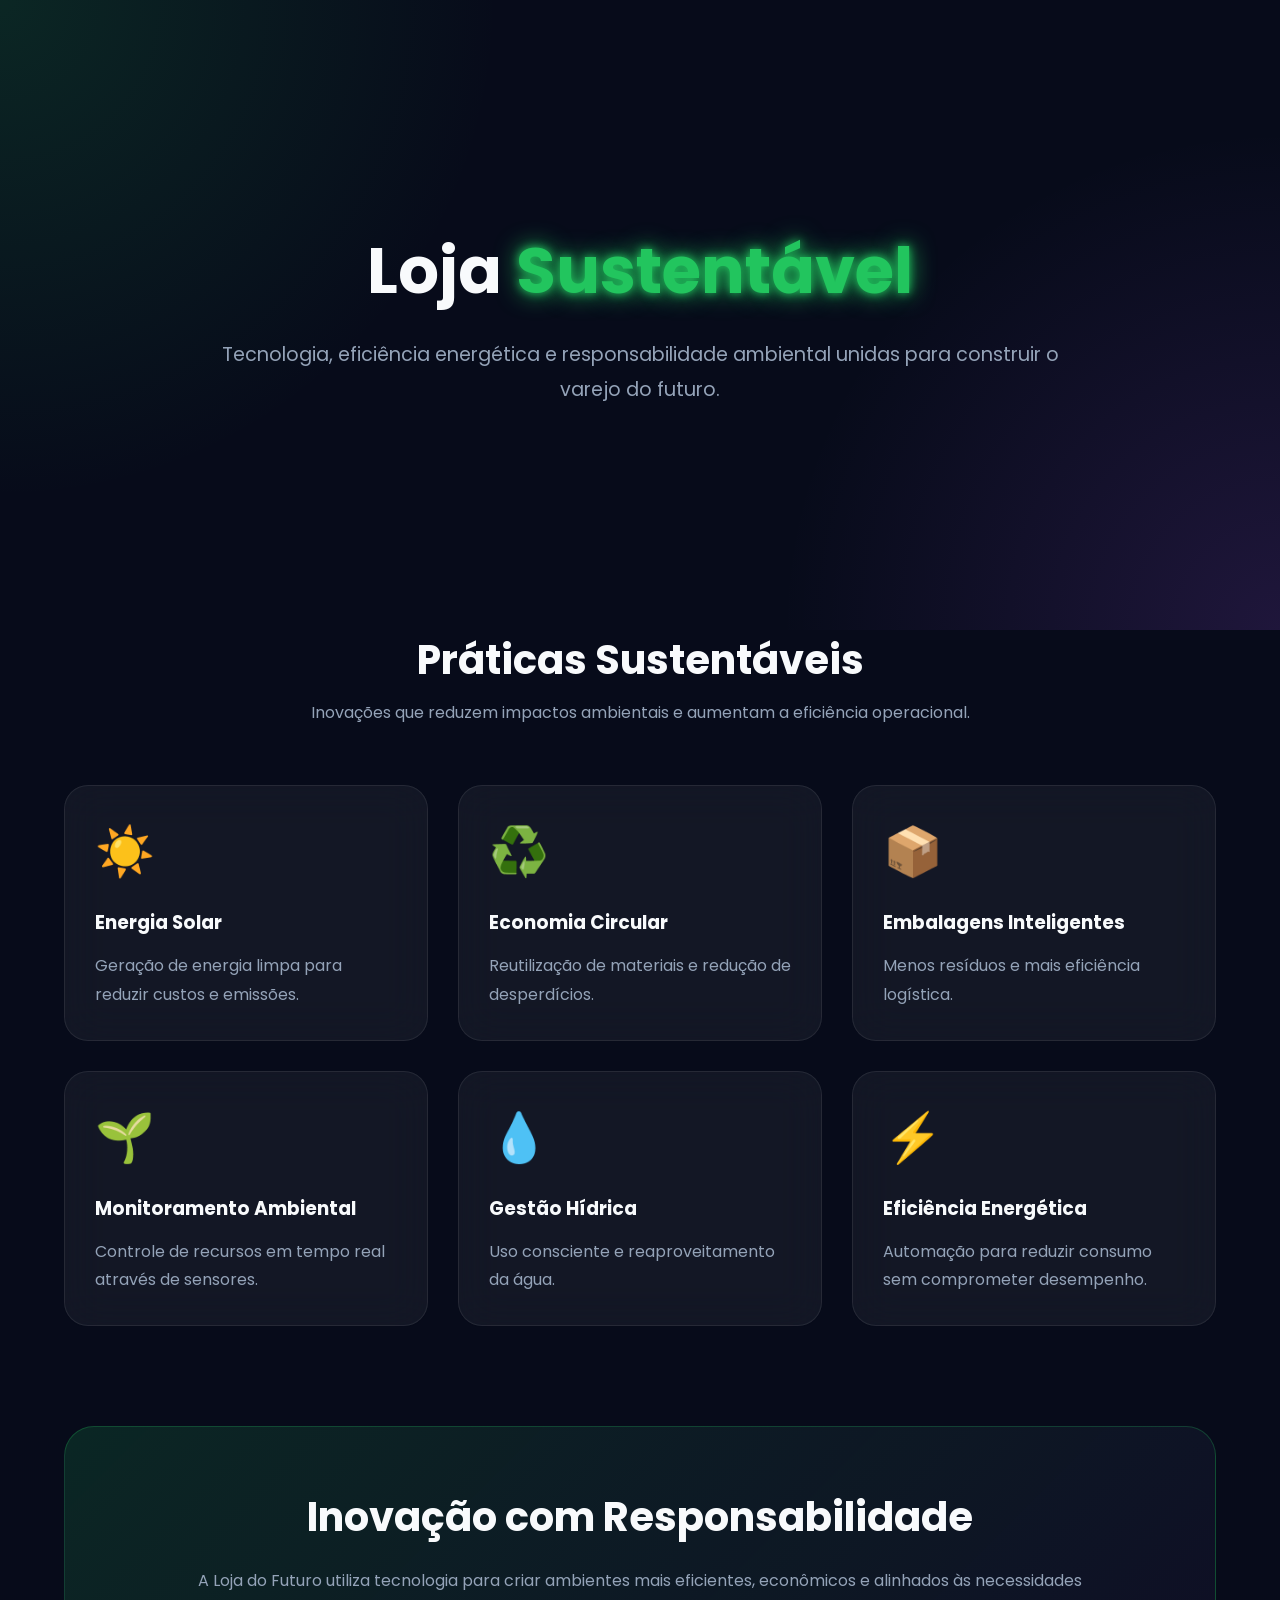
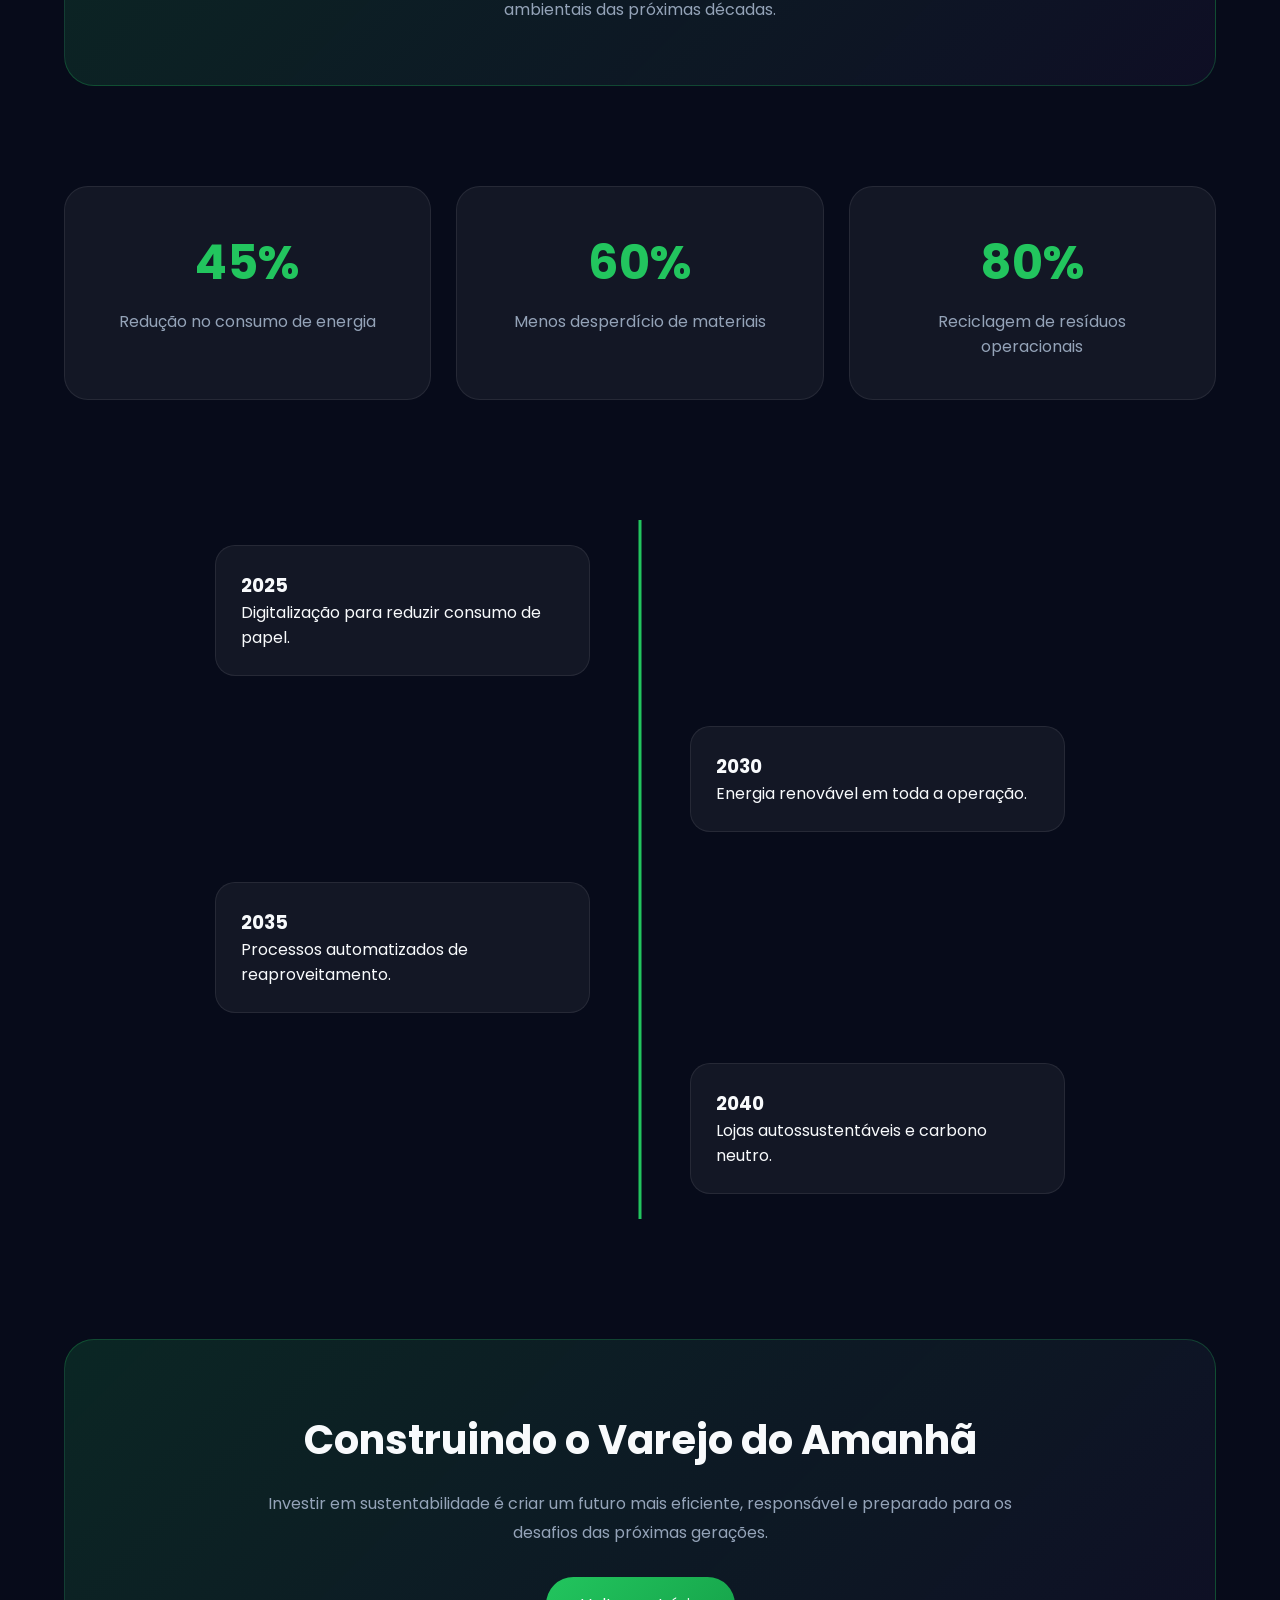
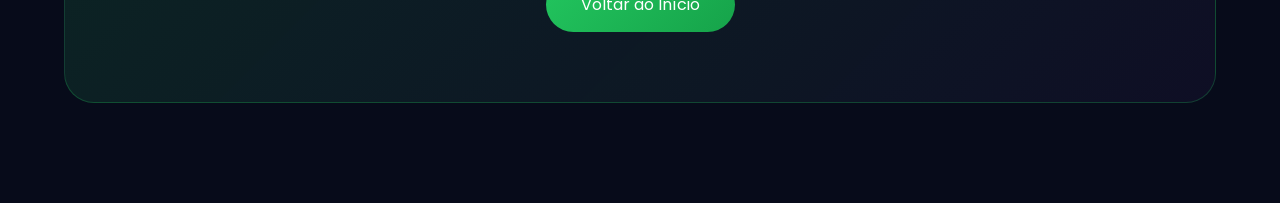
<file: pages/sustentabilidade.html>
<!DOCTYPE html>
<html lang="pt-BR">
<head>
<meta charset="UTF-8">
<meta name="viewport" content="width=device-width, initial-scale=1.0">

<title>Sustentabilidade | Loja do Futuro</title>

<link href="https://fonts.googleapis.com/css2?family=Poppins:wght@300;400;500;600;700&display=swap" rel="stylesheet">

<style>

:root{
--bg:#070B1A;
--card:rgba(255,255,255,.05);
--purple:#8B5CF6;
--purple2:#A855F7;
--green:#22C55E;
--cyan:#22D3EE;
--text:#F8FAFC;
--gray:#94A3B8;
}

*{
margin:0;
padding:0;
box-sizing:border-box;
font-family:'Poppins',sans-serif;
}

body{
background:var(--bg);
color:var(--text);
overflow-x:hidden;
}

/* HERO */

.hero{
min-height:70vh;
display:flex;
justify-content:center;
align-items:center;
text-align:center;
padding:50px;

background:
radial-gradient(circle at top left,
rgba(34,197,94,.15),
transparent 35%),

radial-gradient(circle at bottom right,
rgba(168,85,247,.15),
transparent 35%);
}

.hero-content{
max-width:900px;
}

.hero h1{
font-size:4rem;
margin-bottom:20px;
}

.hero span{
color:var(--green);

text-shadow:
0 0 10px var(--green),
0 0 25px var(--green);
}

.hero p{
font-size:1.2rem;
line-height:1.8;
color:var(--gray);
}

/* CONTAINER */

.container{
width:min(1200px,90%);
margin:auto;
padding-bottom:100px;
}

.section-title{
text-align:center;
margin-bottom:60px;
}

.section-title h2{
font-size:2.5rem;
margin-bottom:10px;
}

.section-title p{
color:var(--gray);
}

/* CARDS */

.grid{
display:grid;
grid-template-columns:
repeat(auto-fit,minmax(280px,1fr));
gap:30px;
}

.card{
background:var(--card);

backdrop-filter:blur(20px);

border:1px solid rgba(255,255,255,.08);

border-radius:24px;

padding:30px;

transition:.4s;
}

.card:hover{

transform:translateY(-10px);

border-color:var(--green);

box-shadow:
0 0 30px rgba(34,197,94,.25);
}

.icon{
font-size:3rem;
margin-bottom:20px;
}

.card h3{
margin-bottom:15px;
}

.card p{
line-height:1.8;
color:var(--gray);
}

/* DESTAQUE */

.highlight{

margin-top:100px;

padding:60px;

border-radius:30px;

background:
linear-gradient(
135deg,
rgba(34,197,94,.15),
rgba(168,85,247,.05)
);

border:1px solid rgba(34,197,94,.25);
}

.highlight h2{
text-align:center;
font-size:2.5rem;
margin-bottom:20px;
}

.highlight p{
text-align:center;
max-width:900px;
margin:auto;
line-height:1.8;
color:var(--gray);
}

/* STATS */

.stats{
margin-top:100px;

display:grid;

grid-template-columns:
repeat(auto-fit,minmax(250px,1fr));

gap:25px;
}

.stat{
background:var(--card);

padding:40px;

border-radius:24px;

text-align:center;

border:1px solid rgba(255,255,255,.08);
}

.stat h2{
font-size:3rem;
color:var(--green);
margin-bottom:10px;
}

.stat p{
color:var(--gray);
}

/* TIMELINE */

.timeline{
margin-top:120px;
position:relative;
max-width:900px;
margin-left:auto;
margin-right:auto;
}

.timeline::before{
content:"";
position:absolute;
left:50%;
width:3px;
height:100%;
background:var(--green);
transform:translateX(-50%);
}

.timeline-item{
width:50%;
padding:25px;
}

.timeline-item div{
background:var(--card);
padding:25px;
border-radius:20px;
border:1px solid rgba(255,255,255,.08);
}

.timeline-item:nth-child(odd){
padding-right:50px;
}

.timeline-item:nth-child(even){
margin-left:50%;
padding-left:50px;
}

/* CTA */

.cta{

margin-top:120px;

padding:70px;

border-radius:30px;

text-align:center;

background:
linear-gradient(
135deg,
rgba(34,197,94,.15),
rgba(168,85,247,.05)
);

border:1px solid rgba(34,197,94,.25);
}

.cta h2{
font-size:2.5rem;
margin-bottom:20px;
}

.cta p{
max-width:800px;
margin:auto;
line-height:1.8;
color:var(--gray);
}

.btn{
display:inline-block;

margin-top:30px;

padding:15px 35px;

border-radius:50px;

text-decoration:none;

color:white;

background:
linear-gradient(
135deg,
#22C55E,
#16A34A
);
}

.btn:hover{
box-shadow:
0 0 20px #22C55E,
0 0 40px #22C55E;
}

/* RESPONSIVO */

@media(max-width:900px){

.hero h1{
font-size:2.8rem;
}

.timeline::before{
left:20px;
}

.timeline-item{
width:100%;
margin:0!important;
padding-left:60px!important;
padding-right:0!important;
}

}

</style>
</head>
<body>

<section class="hero">

<div class="hero-content">

<h1>
Loja <span>Sustentável</span>
</h1>

<p>
Tecnologia, eficiência energética e responsabilidade ambiental
unidas para construir o varejo do futuro.
</p>

</div>

</section>

<section class="container">

<div class="section-title">

<h2>Práticas Sustentáveis</h2>

<p>
Inovações que reduzem impactos ambientais e aumentam a eficiência operacional.
</p>

</div>

<div class="grid">

<div class="card">
<div class="icon">☀️</div>
<h3>Energia Solar</h3>
<p>
Geração de energia limpa para reduzir custos e emissões.
</p>
</div>

<div class="card">
<div class="icon">♻️</div>
<h3>Economia Circular</h3>
<p>
Reutilização de materiais e redução de desperdícios.
</p>
</div>

<div class="card">
<div class="icon">📦</div>
<h3>Embalagens Inteligentes</h3>
<p>
Menos resíduos e mais eficiência logística.
</p>
</div>

<div class="card">
<div class="icon">🌱</div>
<h3>Monitoramento Ambiental</h3>
<p>
Controle de recursos em tempo real através de sensores.
</p>
</div>

<div class="card">
<div class="icon">💧</div>
<h3>Gestão Hídrica</h3>
<p>
Uso consciente e reaproveitamento da água.
</p>
</div>

<div class="card">
<div class="icon">⚡</div>
<h3>Eficiência Energética</h3>
<p>
Automação para reduzir consumo sem comprometer desempenho.
</p>
</div>

</div>

<div class="highlight">

<h2>Inovação com Responsabilidade</h2>

<p>
A Loja do Futuro utiliza tecnologia para criar ambientes mais eficientes,
econômicos e alinhados às necessidades ambientais das próximas décadas.
</p>

</div>

<div class="stats">

<div class="stat">
<h2>45%</h2>
<p>Redução no consumo de energia</p>
</div>

<div class="stat">
<h2>60%</h2>
<p>Menos desperdício de materiais</p>
</div>

<div class="stat">
<h2>80%</h2>
<p>Reciclagem de resíduos operacionais</p>
</div>

</div>

<div class="timeline">

<div class="timeline-item">
<div>
<h3>2025</h3>
<p>Digitalização para reduzir consumo de papel.</p>
</div>
</div>

<div class="timeline-item">
<div>
<h3>2030</h3>
<p>Energia renovável em toda a operação.</p>
</div>
</div>

<div class="timeline-item">
<div>
<h3>2035</h3>
<p>Processos automatizados de reaproveitamento.</p>
</div>
</div>

<div class="timeline-item">
<div>
<h3>2040</h3>
<p>Lojas autossustentáveis e carbono neutro.</p>
</div>
</div>

</div>

<div class="cta">

<h2>Construindo o Varejo do Amanhã</h2>

<p>
Investir em sustentabilidade é criar um futuro mais eficiente,
responsável e preparado para os desafios das próximas gerações.
</p>

<a href="../index.html" class="btn">
Voltar ao Início
</a>

</div>

</section>

</body>
</html>
</file>
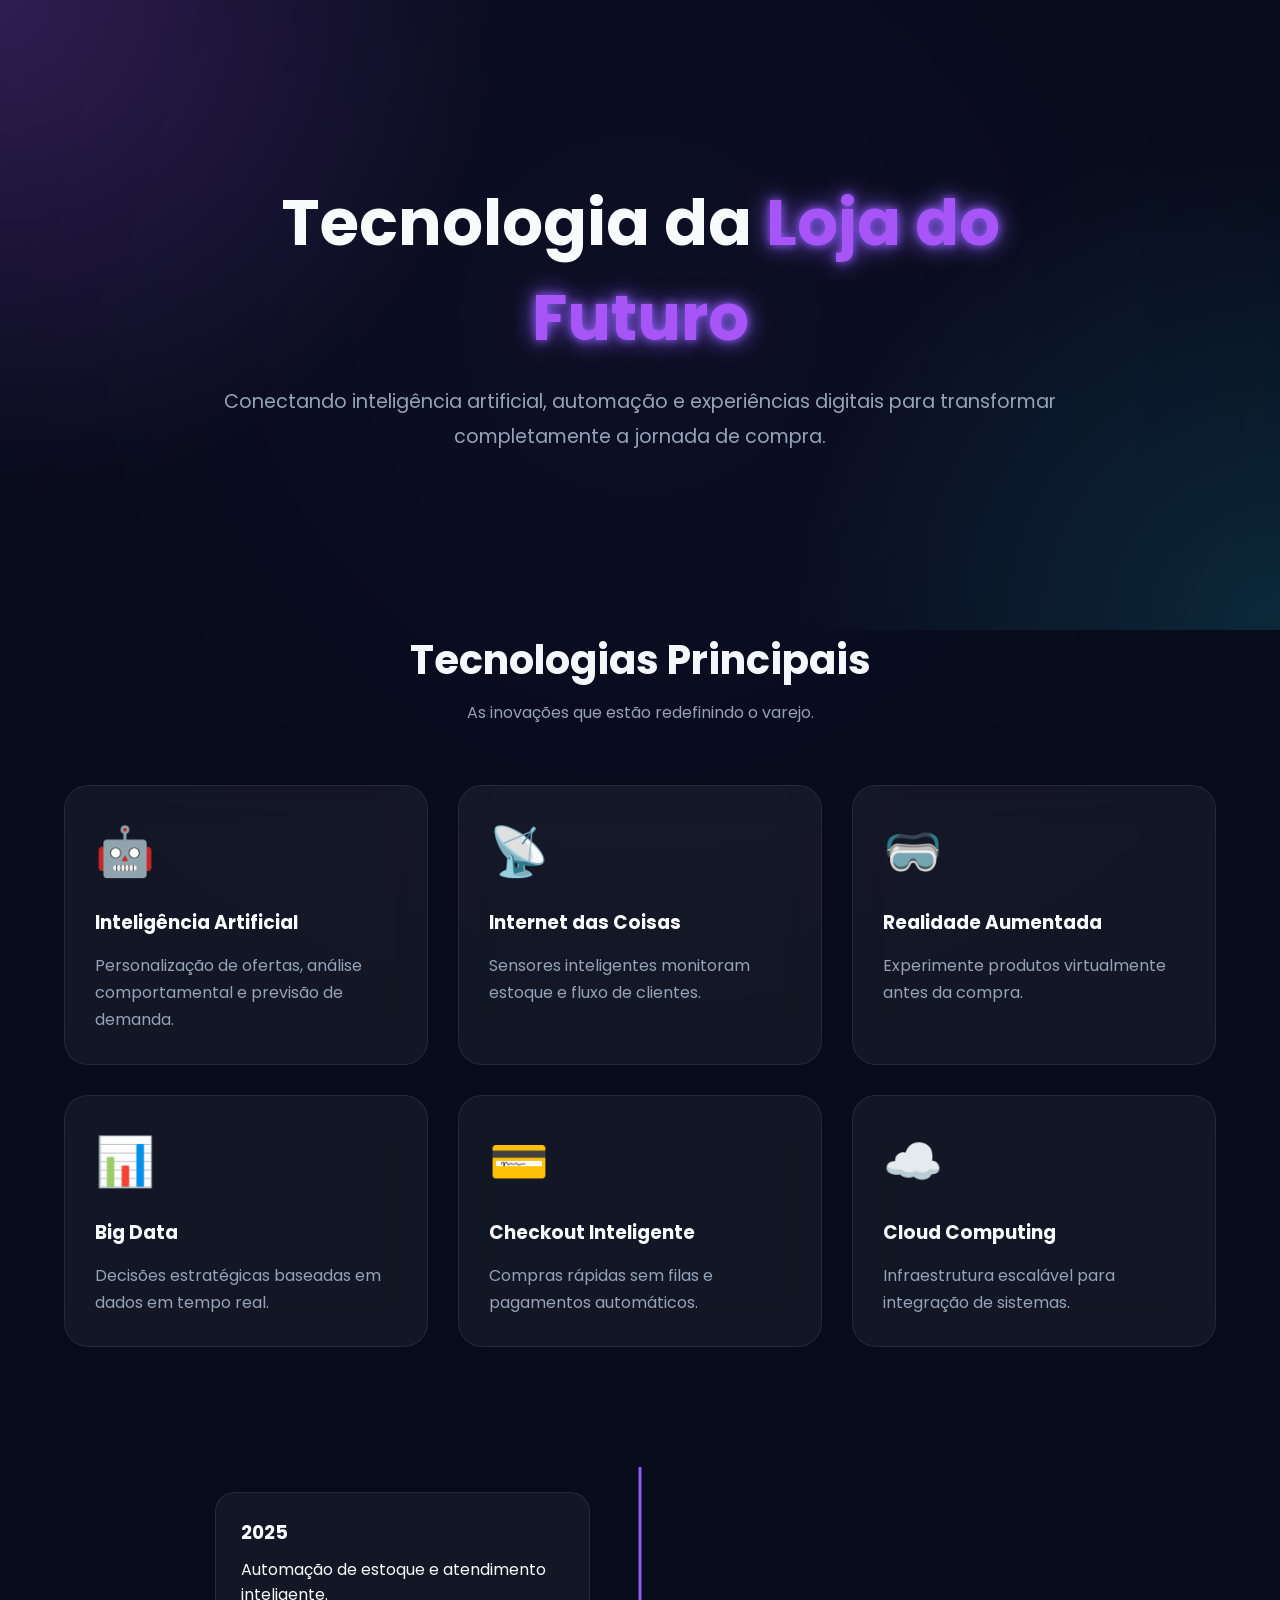
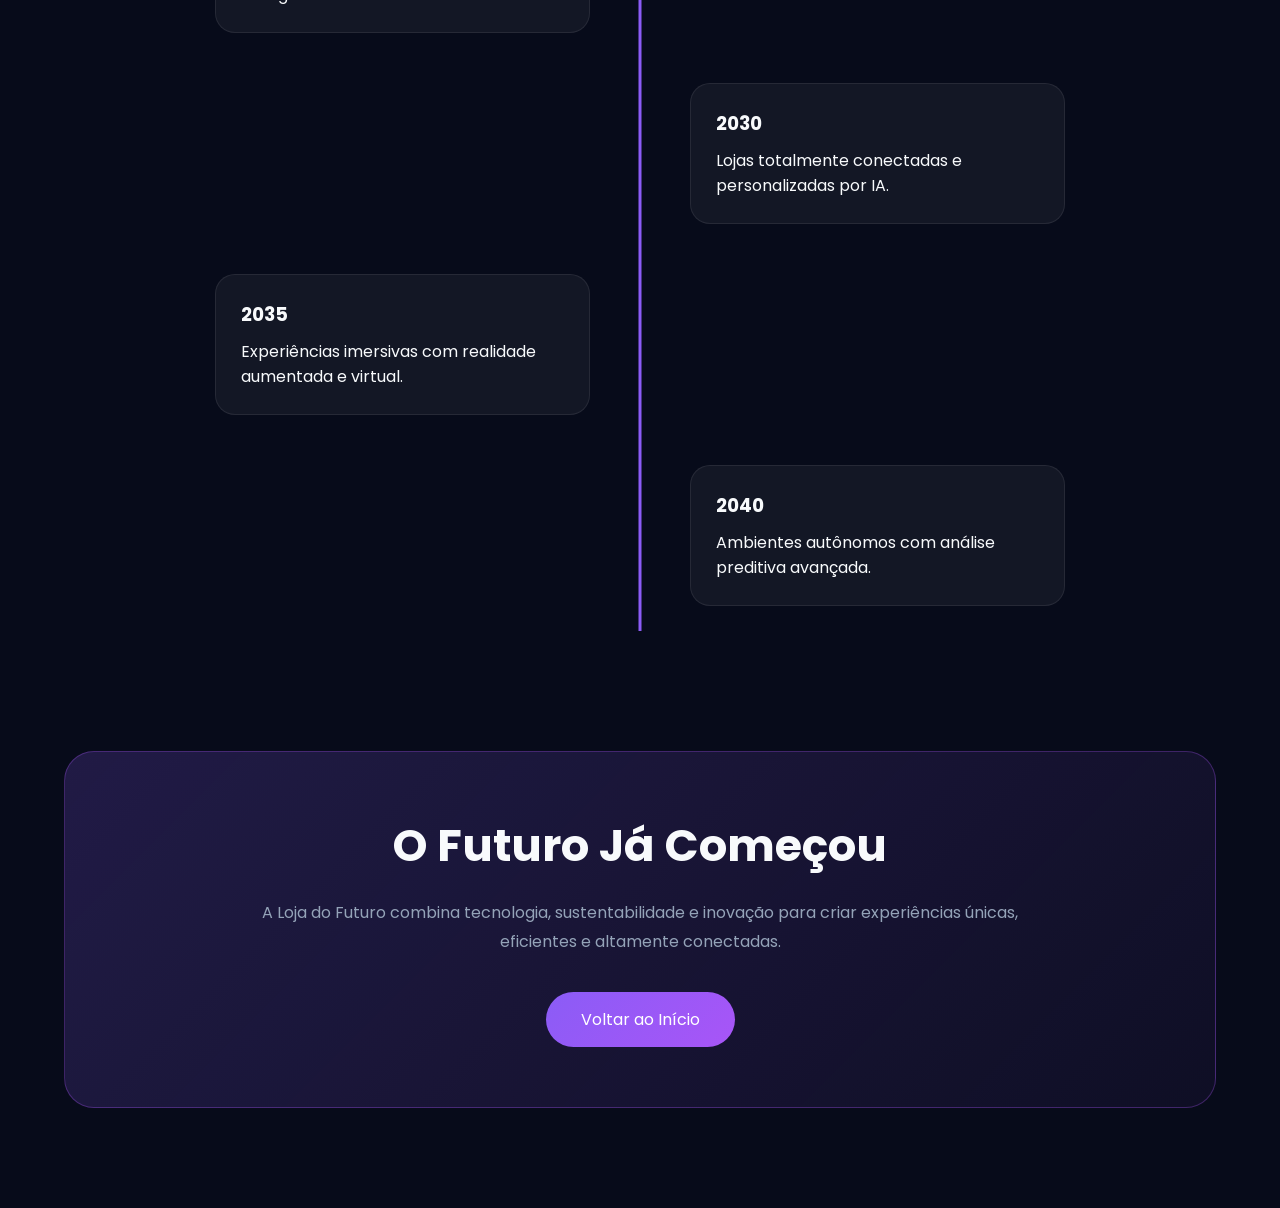
<file: pages/tecnologia.html>
<!DOCTYPE html>
<html lang="pt-BR">
<head>
<meta charset="UTF-8">
<meta name="viewport" content="width=device-width, initial-scale=1.0">

<title>Tecnologia | Loja do Futuro</title>

<link rel="preconnect" href="https://fonts.googleapis.com">
<link rel="preconnect" href="https://fonts.gstatic.com" crossorigin>

<link href="https://fonts.googleapis.com/css2?family=Poppins:wght@300;400;500;600;700&display=swap" rel="stylesheet">

<style>

:root{
    --bg:#070B1A;
    --card:rgba(255,255,255,.05);
    --purple:#8B5CF6;
    --purple2:#A855F7;
    --cyan:#22D3EE;
    --text:#F8FAFC;
    --gray:#94A3B8;
}

*{
    margin:0;
    padding:0;
    box-sizing:border-box;
    font-family:'Poppins',sans-serif;
}

body{
    background:var(--bg);
    color:var(--text);
    overflow-x:hidden;
}

/* HERO */

.hero{

    min-height:70vh;

    display:flex;
    justify-content:center;
    align-items:center;

    text-align:center;

    padding:50px;

    position:relative;

    background:
    radial-gradient(circle at top left,
    rgba(168,85,247,.25),
    transparent 35%),

    radial-gradient(circle at bottom right,
    rgba(34,211,238,.15),
    transparent 35%);
}

.hero::before{

    content:"";

    position:absolute;

    width:500px;
    height:500px;

    background:#8B5CF6;

    border-radius:50%;

    filter:blur(250px);

    opacity:.15;
}

.hero-content{
    position:relative;
    z-index:2;
    max-width:900px;
}

.hero h1{

    font-size:4rem;

    margin-bottom:20px;
}

.hero span{
    color:var(--purple2);

    text-shadow:
    0 0 10px var(--purple),
    0 0 25px var(--purple);
}

.hero p{

    color:var(--gray);

    font-size:1.2rem;

    line-height:1.8;
}

/* CONTAINER */

.container{
    width:min(1200px,90%);
    margin:auto;
}

/* TITULOS */

.section-title{
    text-align:center;
    margin-bottom:60px;
}

.section-title h2{
    font-size:2.5rem;
    margin-bottom:10px;
}

.section-title p{
    color:var(--gray);
}

/* CARDS */

.grid{

    display:grid;

    grid-template-columns:
    repeat(auto-fit,minmax(280px,1fr));

    gap:30px;
}

.card{

    background:var(--card);

    backdrop-filter:blur(20px);

    border:1px solid rgba(255,255,255,.08);

    border-radius:24px;

    padding:30px;

    transition:.4s;
}

.card:hover{

    transform:translateY(-10px);

    border-color:var(--purple);

    box-shadow:
    0 0 30px rgba(168,85,247,.35);
}

.icon{

    font-size:3rem;

    margin-bottom:20px;
}

.card h3{
    margin-bottom:15px;
}

.card p{
    color:var(--gray);
    line-height:1.7;
}

/* TIMELINE */

.timeline{

    margin:120px auto;

    max-width:900px;

    position:relative;
}

.timeline::before{

    content:"";

    position:absolute;

    left:50%;

    width:3px;

    height:100%;

    background:var(--purple);

    transform:translateX(-50%);
}

.timeline-item{

    width:50%;

    padding:25px;
}

.timeline-item div{

    background:var(--card);

    border:1px solid rgba(255,255,255,.08);

    padding:25px;

    border-radius:20px;
}

.timeline-item:nth-child(odd){
    padding-right:50px;
}

.timeline-item:nth-child(even){

    margin-left:50%;

    padding-left:50px;
}

.timeline-item h3{
    margin-bottom:10px;
}

/* DESTAQUE */

.highlight{

    margin:100px auto;

    background:
    linear-gradient(
    135deg,
    rgba(139,92,246,.2),
    rgba(168,85,247,.05)
    );

    border:1px solid rgba(168,85,247,.3);

    border-radius:30px;

    padding:60px;

    text-align:center;
}

.highlight h2{
    font-size:2.8rem;
    margin-bottom:20px;
}

.highlight p{

    color:var(--gray);

    max-width:800px;

    margin:auto;

    line-height:1.8;
}

/* BOTÃO */

.btn{

    display:inline-block;

    margin-top:35px;

    padding:15px 35px;

    text-decoration:none;

    border-radius:50px;

    color:white;

    background:
    linear-gradient(
    135deg,
    var(--purple),
    var(--purple2)
    );

    transition:.4s;
}

.btn:hover{

    transform:translateY(-5px);

    box-shadow:
    0 0 20px var(--purple),
    0 0 40px var(--purple);
}

/* RESPONSIVO */

@media(max-width:900px){

    .hero h1{
        font-size:2.8rem;
    }

    .timeline::before{
        left:20px;
    }

    .timeline-item{

        width:100%;

        margin:0!important;

        padding-left:60px!important;
        padding-right:0!important;
    }
}

</style>
</head>
<body>

<section class="hero">

<div class="hero-content">

<h1>
Tecnologia da <span>Loja do Futuro</span>
</h1>

<p>
Conectando inteligência artificial, automação e experiências digitais
para transformar completamente a jornada de compra.
</p>

</div>

</section>

<section class="container">

<div class="section-title">
<h2>Tecnologias Principais</h2>
<p>As inovações que estão redefinindo o varejo.</p>
</div>

<div class="grid">

<div class="card">
<div class="icon">🤖</div>
<h3>Inteligência Artificial</h3>
<p>
Personalização de ofertas, análise comportamental e previsão de demanda.
</p>
</div>

<div class="card">
<div class="icon">📡</div>
<h3>Internet das Coisas</h3>
<p>
Sensores inteligentes monitoram estoque e fluxo de clientes.
</p>
</div>

<div class="card">
<div class="icon">🥽</div>
<h3>Realidade Aumentada</h3>
<p>
Experimente produtos virtualmente antes da compra.
</p>
</div>

<div class="card">
<div class="icon">📊</div>
<h3>Big Data</h3>
<p>
Decisões estratégicas baseadas em dados em tempo real.
</p>
</div>

<div class="card">
<div class="icon">💳</div>
<h3>Checkout Inteligente</h3>
<p>
Compras rápidas sem filas e pagamentos automáticos.
</p>
</div>

<div class="card">
<div class="icon">☁️</div>
<h3>Cloud Computing</h3>
<p>
Infraestrutura escalável para integração de sistemas.
</p>
</div>

</div>

<div class="timeline">

<div class="timeline-item">
<div>
<h3>2025</h3>
<p>Automação de estoque e atendimento inteligente.</p>
</div>
</div>

<div class="timeline-item">
<div>
<h3>2030</h3>
<p>Lojas totalmente conectadas e personalizadas por IA.</p>
</div>
</div>

<div class="timeline-item">
<div>
<h3>2035</h3>
<p>Experiências imersivas com realidade aumentada e virtual.</p>
</div>
</div>

<div class="timeline-item">
<div>
<h3>2040</h3>
<p>Ambientes autônomos com análise preditiva avançada.</p>
</div>
</div>

</div>

<div class="highlight">

<h2>O Futuro Já Começou</h2>

<p>
A Loja do Futuro combina tecnologia, sustentabilidade e inovação
para criar experiências únicas, eficientes e altamente conectadas.
</p>

<a href="../index.html" class="btn">
Voltar ao Início
</a>

</div>

</section>

</body>
</html>
</file>
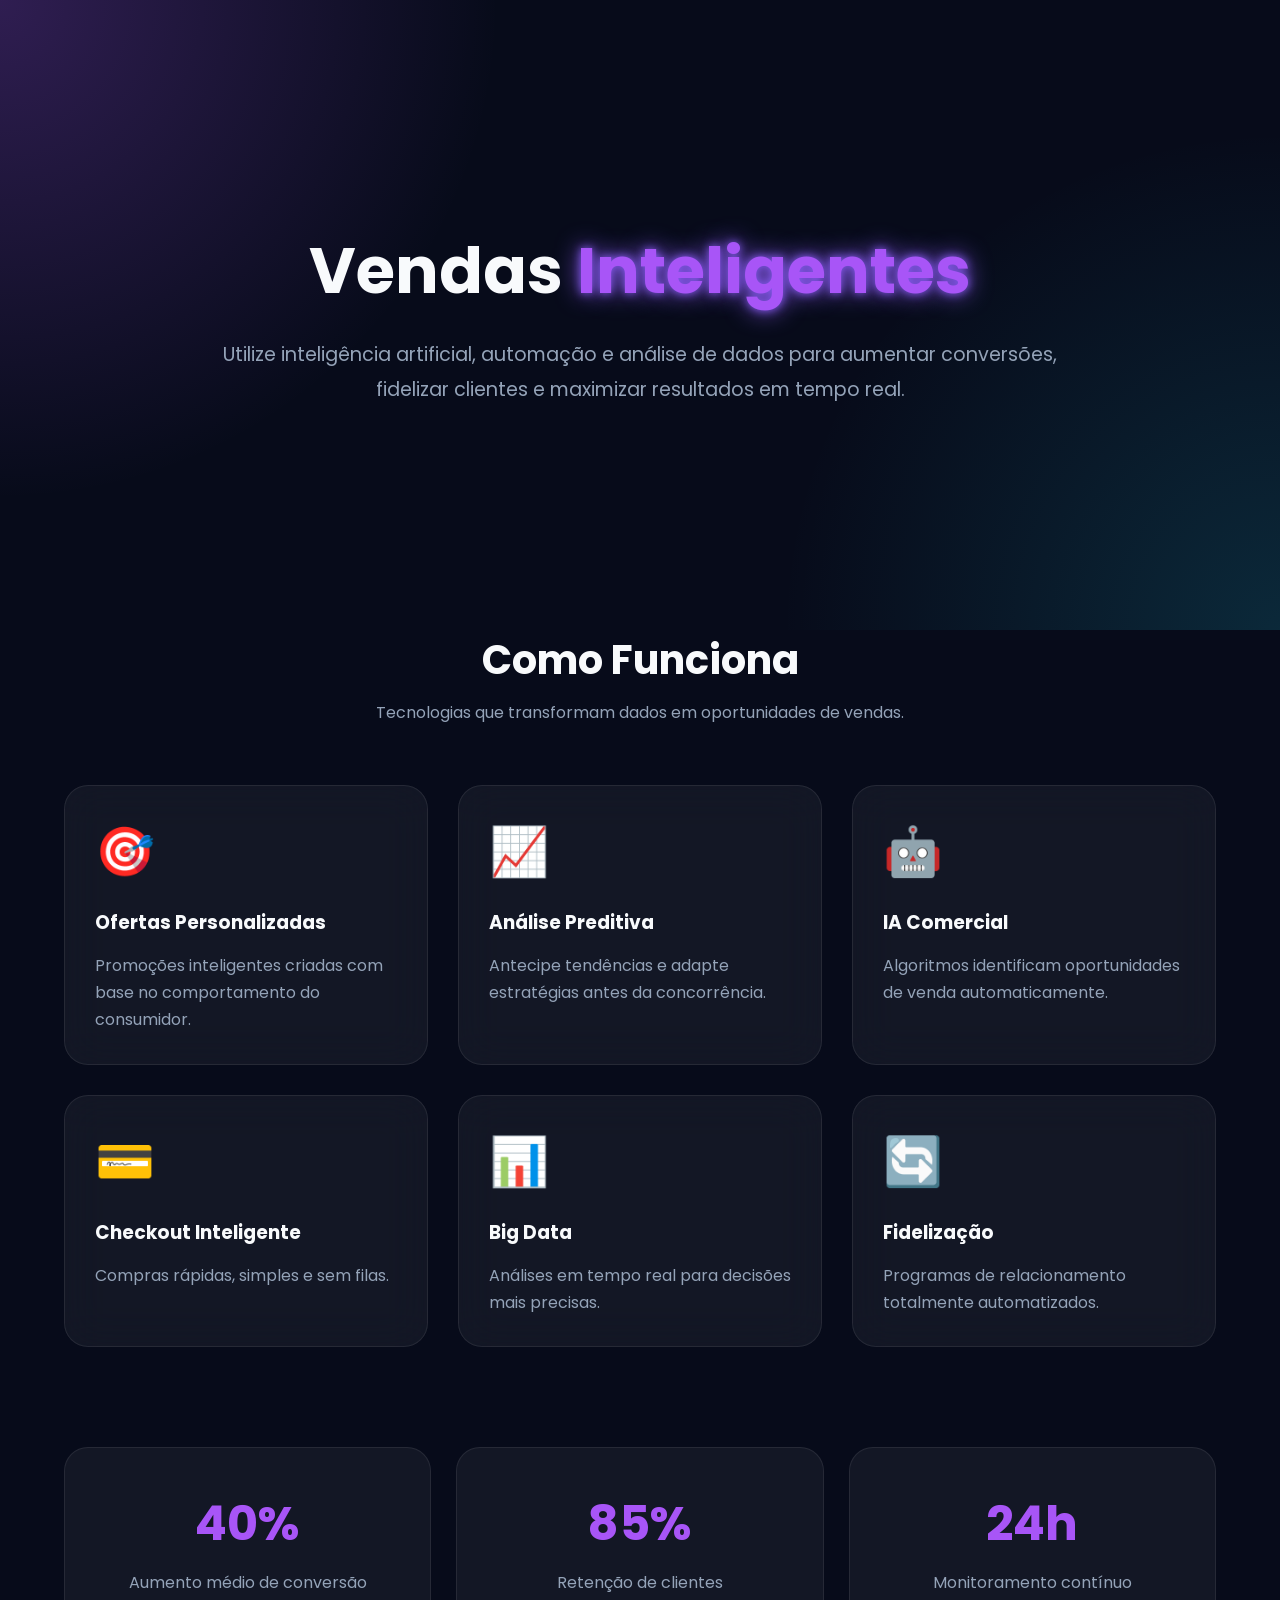
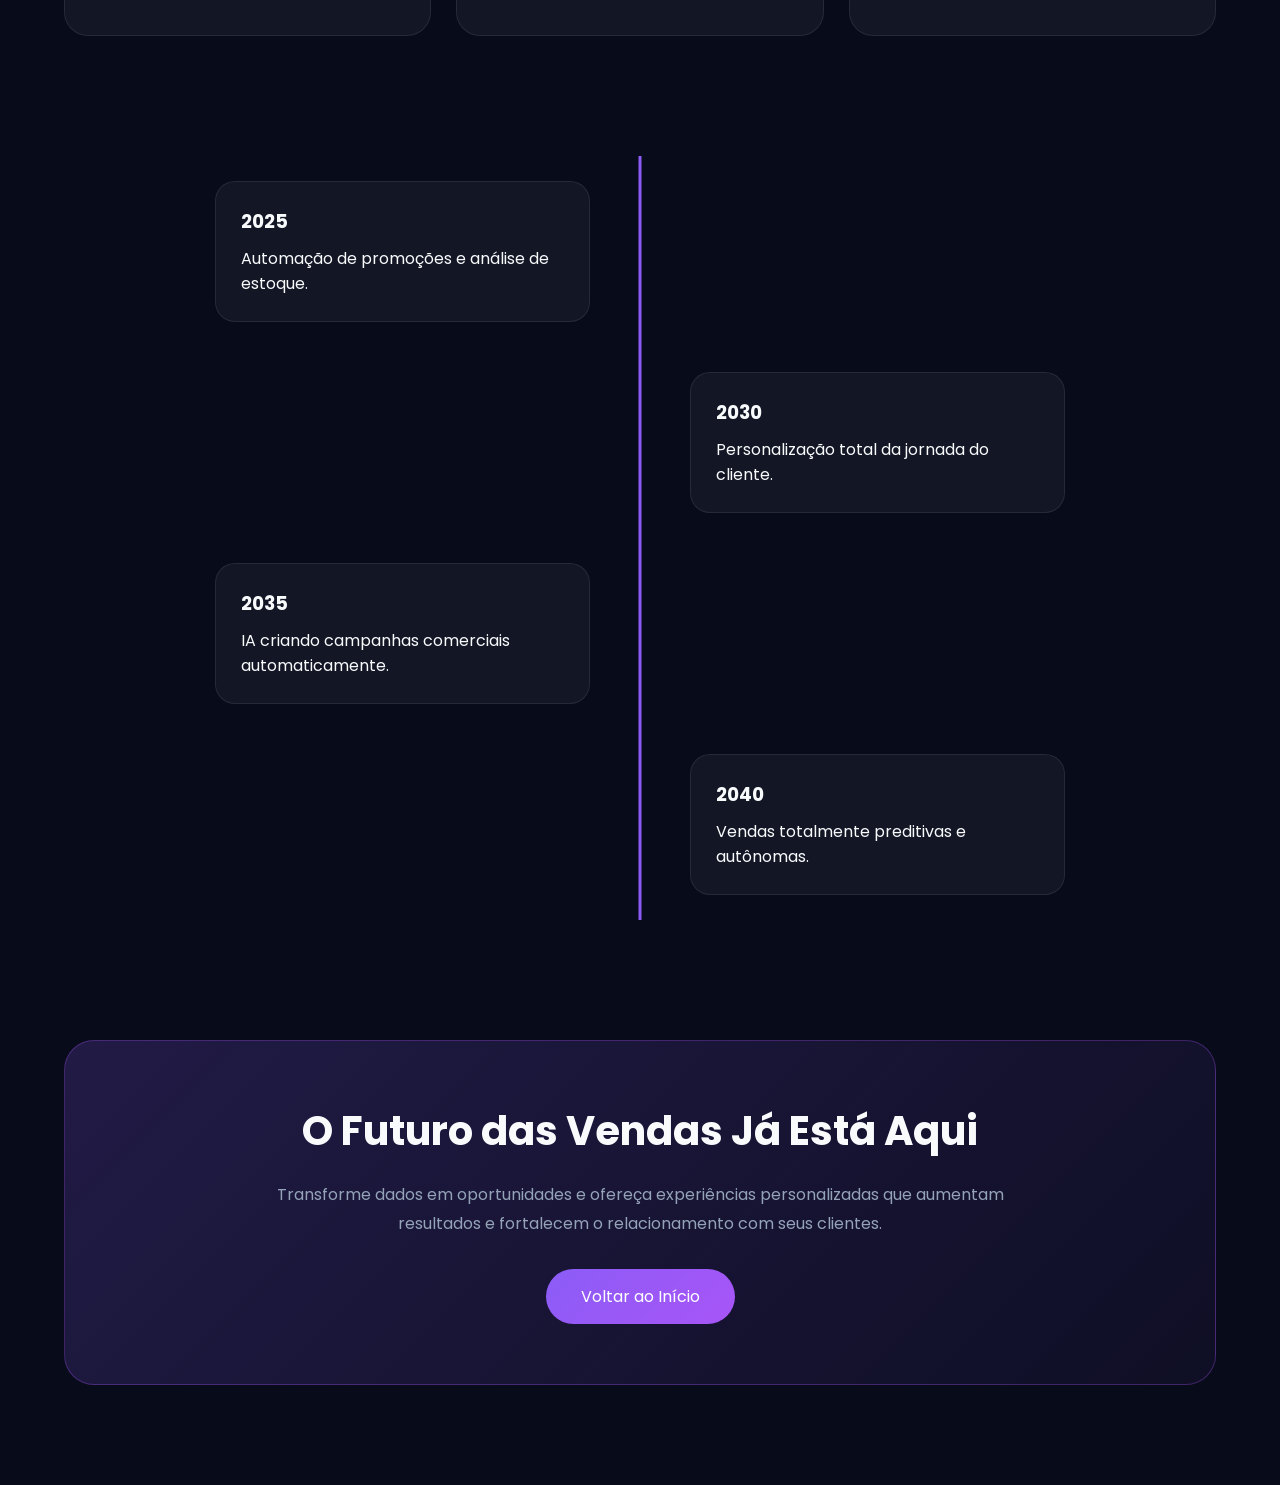
<file: pages/vendas.html>
<!DOCTYPE html>
<html lang="pt-BR">
<head>
<meta charset="UTF-8">
<meta name="viewport" content="width=device-width, initial-scale=1.0">
<title>Vendas Inteligentes | Loja do Futuro</title>

<link href="https://fonts.googleapis.com/css2?family=Poppins:wght@300;400;500;600;700&display=swap" rel="stylesheet">

<style>

:root{
--bg:#070B1A;
--card:rgba(255,255,255,.05);
--purple:#8B5CF6;
--purple2:#A855F7;
--cyan:#22D3EE;
--text:#F8FAFC;
--gray:#94A3B8;
}

*{
margin:0;
padding:0;
box-sizing:border-box;
font-family:'Poppins',sans-serif;
}

body{
background:var(--bg);
color:var(--text);
overflow-x:hidden;
}

/* HERO */

.hero{
min-height:70vh;
display:flex;
justify-content:center;
align-items:center;
text-align:center;
padding:50px;

background:
radial-gradient(circle at top left,
rgba(168,85,247,.25),
transparent 35%),

radial-gradient(circle at bottom right,
rgba(34,211,238,.15),
transparent 35%);
}

.hero-content{
max-width:900px;
}

.hero h1{
font-size:4rem;
margin-bottom:20px;
}

.hero span{
color:var(--purple2);
text-shadow:
0 0 10px var(--purple),
0 0 25px var(--purple);
}

.hero p{
color:var(--gray);
font-size:1.2rem;
line-height:1.8;
}

/* CONTAINER */

.container{
width:min(1200px,90%);
margin:auto;
padding-bottom:100px;
}

.section-title{
text-align:center;
margin-bottom:60px;
}

.section-title h2{
font-size:2.5rem;
margin-bottom:10px;
}

.section-title p{
color:var(--gray);
}

/* GRID */

.grid{
display:grid;
grid-template-columns:
repeat(auto-fit,minmax(280px,1fr));
gap:30px;
}

.card{
background:var(--card);
backdrop-filter:blur(20px);
border:1px solid rgba(255,255,255,.08);
border-radius:24px;
padding:30px;
transition:.4s;
}

.card:hover{
transform:translateY(-10px);
border-color:var(--purple);
box-shadow:
0 0 30px rgba(168,85,247,.35);
}

.icon{
font-size:3rem;
margin-bottom:20px;
}

.card h3{
margin-bottom:15px;
}

.card p{
color:var(--gray);
line-height:1.7;
}

/* STATS */

.stats{
margin-top:100px;
display:grid;
grid-template-columns:
repeat(auto-fit,minmax(250px,1fr));
gap:25px;
}

.stat{
background:var(--card);
padding:40px;
border-radius:24px;
text-align:center;
border:1px solid rgba(255,255,255,.08);
}

.stat h2{
font-size:3rem;
color:var(--purple2);
margin-bottom:10px;
}

.stat p{
color:var(--gray);
}

/* TIMELINE */

.timeline{
margin-top:120px;
position:relative;
max-width:900px;
margin-left:auto;
margin-right:auto;
}

.timeline::before{
content:"";
position:absolute;
left:50%;
width:3px;
height:100%;
background:var(--purple);
transform:translateX(-50%);
}

.timeline-item{
width:50%;
padding:25px;
}

.timeline-item div{
background:var(--card);
padding:25px;
border-radius:20px;
border:1px solid rgba(255,255,255,.08);
}

.timeline-item:nth-child(odd){
padding-right:50px;
}

.timeline-item:nth-child(even){
margin-left:50%;
padding-left:50px;
}

.timeline-item h3{
margin-bottom:10px;
}

/* CTA */

.cta{
margin-top:120px;

background:
linear-gradient(
135deg,
rgba(139,92,246,.2),
rgba(168,85,247,.05)
);

border:1px solid rgba(168,85,247,.3);

padding:60px;

border-radius:30px;

text-align:center;
}

.cta h2{
font-size:2.5rem;
margin-bottom:20px;
}

.cta p{
max-width:800px;
margin:auto;
line-height:1.8;
color:var(--gray);
}

.btn{
display:inline-block;
margin-top:30px;
padding:15px 35px;
border-radius:50px;
text-decoration:none;
color:white;

background:
linear-gradient(
135deg,
var(--purple),
var(--purple2)
);

transition:.4s;
}

.btn:hover{
transform:translateY(-5px);

box-shadow:
0 0 20px var(--purple),
0 0 40px var(--purple);
}

/* RESPONSIVO */

@media(max-width:900px){

.hero h1{
font-size:2.8rem;
}

.timeline::before{
left:20px;
}

.timeline-item{
width:100%;
margin:0!important;
padding-left:60px!important;
padding-right:0!important;
}

}

</style>
</head>
<body>

<section class="hero">

<div class="hero-content">

<h1>
Vendas <span>Inteligentes</span>
</h1>

<p>
Utilize inteligência artificial, automação e análise de dados
para aumentar conversões, fidelizar clientes e maximizar
resultados em tempo real.
</p>

</div>

</section>

<section class="container">

<div class="section-title">
<h2>Como Funciona</h2>
<p>
Tecnologias que transformam dados em oportunidades de vendas.
</p>
</div>

<div class="grid">

<div class="card">
<div class="icon">🎯</div>
<h3>Ofertas Personalizadas</h3>
<p>
Promoções inteligentes criadas com base no comportamento do consumidor.
</p>
</div>

<div class="card">
<div class="icon">📈</div>
<h3>Análise Preditiva</h3>
<p>
Antecipe tendências e adapte estratégias antes da concorrência.
</p>
</div>

<div class="card">
<div class="icon">🤖</div>
<h3>IA Comercial</h3>
<p>
Algoritmos identificam oportunidades de venda automaticamente.
</p>
</div>

<div class="card">
<div class="icon">💳</div>
<h3>Checkout Inteligente</h3>
<p>
Compras rápidas, simples e sem filas.
</p>
</div>

<div class="card">
<div class="icon">📊</div>
<h3>Big Data</h3>
<p>
Análises em tempo real para decisões mais precisas.
</p>
</div>

<div class="card">
<div class="icon">🔄</div>
<h3>Fidelização</h3>
<p>
Programas de relacionamento totalmente automatizados.
</p>
</div>

</div>

<div class="stats">

<div class="stat">
<h2>40%</h2>
<p>Aumento médio de conversão</p>
</div>

<div class="stat">
<h2>85%</h2>
<p>Retenção de clientes</p>
</div>

<div class="stat">
<h2>24h</h2>
<p>Monitoramento contínuo</p>
</div>

</div>

<div class="timeline">

<div class="timeline-item">
<div>
<h3>2025</h3>
<p>Automação de promoções e análise de estoque.</p>
</div>
</div>

<div class="timeline-item">
<div>
<h3>2030</h3>
<p>Personalização total da jornada do cliente.</p>
</div>
</div>

<div class="timeline-item">
<div>
<h3>2035</h3>
<p>IA criando campanhas comerciais automaticamente.</p>
</div>
</div>

<div class="timeline-item">
<div>
<h3>2040</h3>
<p>Vendas totalmente preditivas e autônomas.</p>
</div>
</div>

</div>

<div class="cta">

<h2>O Futuro das Vendas Já Está Aqui</h2>

<p>
Transforme dados em oportunidades e ofereça experiências
personalizadas que aumentam resultados e fortalecem o relacionamento
com seus clientes.
</p>

<a href="../index.html" class="btn">
Voltar ao Início
</a>

</div>

</section>

</body>
</html>
</file>
<file: css/index.css>
/* =========================
   LOJA DO FUTURO
   TEMA FUTURISTA ROXO
========================= */

:root{
    --bg:#070B1A;
    --bg-secondary:#0F172A;
    --card:rgba(255,255,255,0.05);
    --purple:#8B5CF6;
    --purple-light:#A855F7;
    --cyan:#22D3EE;
    --white:#F8FAFC;
    --gray:#94A3B8;
    --border:rgba(255,255,255,0.08);
}

/* =========================
   RESET
========================= */

*{
    margin:0;
    padding:0;
    box-sizing:border-box;
    font-family:'Segoe UI',sans-serif;
}

html{
    scroll-behavior:smooth;
}

body{
    background:var(--bg);
    color:var(--white);
    overflow-x:hidden;
}

/* =========================
   SCROLLBAR
========================= */

::-webkit-scrollbar{
    width:10px;
}

::-webkit-scrollbar-track{
    background:#0b1020;
}

::-webkit-scrollbar-thumb{
    background:var(--purple);
    border-radius:20px;
}

/* =========================
   PARTÍCULAS DE FUNDO
========================= */

.particles{
    position:fixed;
    inset:0;
    z-index:-1;
    pointer-events:none;
}

.particles::before{
    content:"";
    position:absolute;
    width:4px;
    height:4px;
    border-radius:50%;
    background:white;

    box-shadow:
    100px 150px #8B5CF6,
    300px 300px #22D3EE,
    600px 200px #A855F7,
    900px 500px #22D3EE,
    1200px 250px #8B5CF6,
    1400px 600px #22D3EE;

    animation:floatParticles 25s linear infinite;
}

@keyframes floatParticles{
    from{
        transform:translateY(100vh);
    }

    to{
        transform:translateY(-100vh);
    }
}

/* =========================
   HEADER
========================= */

header{
    position:fixed;
    width:100%;
    top:0;
    left:0;

    display:flex;
    justify-content:space-between;
    align-items:center;

    padding:20px 8%;

    background:rgba(7,11,26,.8);

    backdrop-filter:blur(15px);

    border-bottom:1px solid rgba(255,255,255,.05);

    z-index:999;
}

.logo{
    font-size:2rem;
    font-weight:700;
    color:var(--purple-light);

    text-shadow:
    0 0 10px var(--purple);
}

nav{
    display:flex;
    gap:30px;
}

nav a{
    color:var(--white);
    text-decoration:none;
    transition:.3s;
    font-weight:500;
}

nav a:hover{
    color:var(--purple-light);
}

/* =========================
   HERO
========================= */

.hero{
    min-height:100vh;

    display:flex;
    justify-content:center;
    align-items:center;
    text-align:center;

    padding:100px 20px;

    position:relative;

    background:
    radial-gradient(circle at top left,
    rgba(168,85,247,.25),
    transparent 40%),

    radial-gradient(circle at bottom right,
    rgba(34,211,238,.15),
    transparent 40%),

    var(--bg);
}

.hero::before{
    content:"";

    position:absolute;

    width:700px;
    height:700px;

    background:var(--purple);

    border-radius:50%;

    filter:blur(280px);

    opacity:.12;
}

.hero-content{
    position:relative;
    z-index:2;
    max-width:900px;
}

.hero h1{
    font-size:4.5rem;
    margin-bottom:25px;
    line-height:1.1;
}

.hero h1 span{
    color:var(--purple-light);

    text-shadow:
    0 0 10px var(--purple),
    0 0 25px var(--purple);
}

.hero p{
    font-size:1.2rem;
    color:var(--gray);
    line-height:1.8;
    margin-bottom:40px;
}

/* =========================
   BOTÕES
========================= */

.btn,
button{

    background:linear-gradient(
    135deg,
    var(--purple),
    var(--purple-light)
    );

    border:none;

    color:white;

    padding:15px 35px;

    border-radius:50px;

    cursor:pointer;

    font-size:1rem;
    font-weight:600;

    transition:.4s;
}

.btn:hover,
button:hover{

    transform:translateY(-5px);

    box-shadow:
    0 0 15px var(--purple),
    0 0 30px var(--purple),
    0 0 60px rgba(168,85,247,.6);
}

/* =========================
   SECTIONS
========================= */

.section{
    padding:100px 8%;
}

.section h2{
    text-align:center;
    font-size:2.8rem;
    margin-bottom:25px;
}

.section p{
    text-align:center;
    color:var(--gray);
    max-width:900px;
    margin:auto;
    line-height:1.8;
}

/* =========================
   CARDS
========================= */

.cards{
    margin-top:60px;

    display:grid;
    grid-template-columns:
    repeat(auto-fit,minmax(280px,1fr));

    gap:30px;
}

.card{

    background:var(--card);

    backdrop-filter:blur(20px);

    border:1px solid var(--border);

    border-radius:20px;

    padding:30px;

    transition:.4s;
}

.card:hover{

    transform:
    translateY(-10px);

    border-color:var(--purple);

    box-shadow:
    0 0 25px rgba(168,85,247,.3);
}

.card h3{
    color:white;
    margin-bottom:15px;
}

.card p{
    color:var(--gray);
    text-align:left;
}

/* =========================
   TECNOLOGIAS
========================= */

.tech-grid{

    display:grid;

    grid-template-columns:
    repeat(auto-fit,minmax(250px,1fr));

    gap:25px;

    margin-top:50px;
}

.tech-item{

    background:rgba(255,255,255,.04);

    padding:30px;

    border-radius:20px;

    text-align:center;

    transition:.4s;
}

.tech-item:hover{

    transform:scale(1.05);

    box-shadow:
    0 0 20px rgba(34,211,238,.3);
}

.tech-icon{
    font-size:3rem;
    margin-bottom:20px;
}

/* =========================
   BENEFÍCIOS
========================= */

.benefits{

    display:grid;

    grid-template-columns:
    repeat(auto-fit,minmax(220px,1fr));

    gap:25px;

    margin-top:50px;
    
}

.benefit{

    background:rgba(255,255,255,.05);

    border:1px solid var(--border);

    padding:30px;

    border-radius:20px;

    text-align:center;
}

.benefit h3{
    margin-top:15px;
}

.benefit p{
    margin-top:10px;
}

/* =========================
   CONTADORES
========================= */

.stats{

    padding:100px 8%;

    display:grid;

    grid-template-columns:
    repeat(auto-fit,minmax(250px,1fr));

    gap:30px;

    text-align:center;
}

.stats div{

    background:rgba(255,255,255,.04);

    padding:40px;

    border-radius:20px;

    border:1px solid var(--border);
}

.counter{

    font-size:3rem;

    color:var(--purple-light);

    margin-bottom:10px;
}

/* =========================
   FORMULÁRIO
========================= */

form{

    max-width:700px;

    margin:50px auto 0;

    display:flex;

    flex-direction:column;

    gap:20px;
}

input,
textarea{

    background:rgba(255,255,255,.05);

    border:1px solid rgba(255,255,255,.08);

    color:white;

    padding:18px;

    border-radius:12px;

    outline:none;
}

input:focus,
textarea:focus{

    border-color:var(--purple);
}

textarea{
    resize:none;
    height:180px;
}

/* =========================
   FOOTER
========================= */

footer{

    text-align:center;

    padding:40px;

    background:#050816;

    border-top:1px solid rgba(255,255,255,.05);

    color:var(--gray);
}

/* =========================
   ANIMAÇÕES
========================= */

.reveal{

    opacity:0;

    transform:translateY(50px);

    transition:1s;
}

.reveal.active{

    opacity:1;

    transform:translateY(0);
}

.glow{

    animation:glow 3s infinite;
}

@keyframes glow{

    0%{
        text-shadow:0 0 5px var(--purple);
    }

    50%{
        text-shadow:
        0 0 20px var(--purple),
        0 0 40px var(--purple);
    }

    100%{
        text-shadow:0 0 5px var(--purple);
    }
}

/* =========================
   RESPONSIVIDADE
========================= */

@media(max-width:992px){

    .hero h1{
        font-size:3.2rem;
    }

    .section h2{
        font-size:2.2rem;
    }
}

@media(max-width:768px){

    header{
        flex-direction:column;
        gap:20px;
    }

    nav{
        flex-wrap:wrap;
        justify-content:center;
    }

    .hero h1{
        font-size:2.5rem;
    }

    .hero p{
        font-size:1rem;
    }

    .section{
        padding:80px 6%;
    }
}

@media(max-width:480px){

    .hero h1{
        font-size:2rem;
    }

    .logo{
        font-size:1.5rem;
    }

    nav{
        gap:15px;
    }

    button,
    .btn{
        width:100%;
    }
}
</file>
